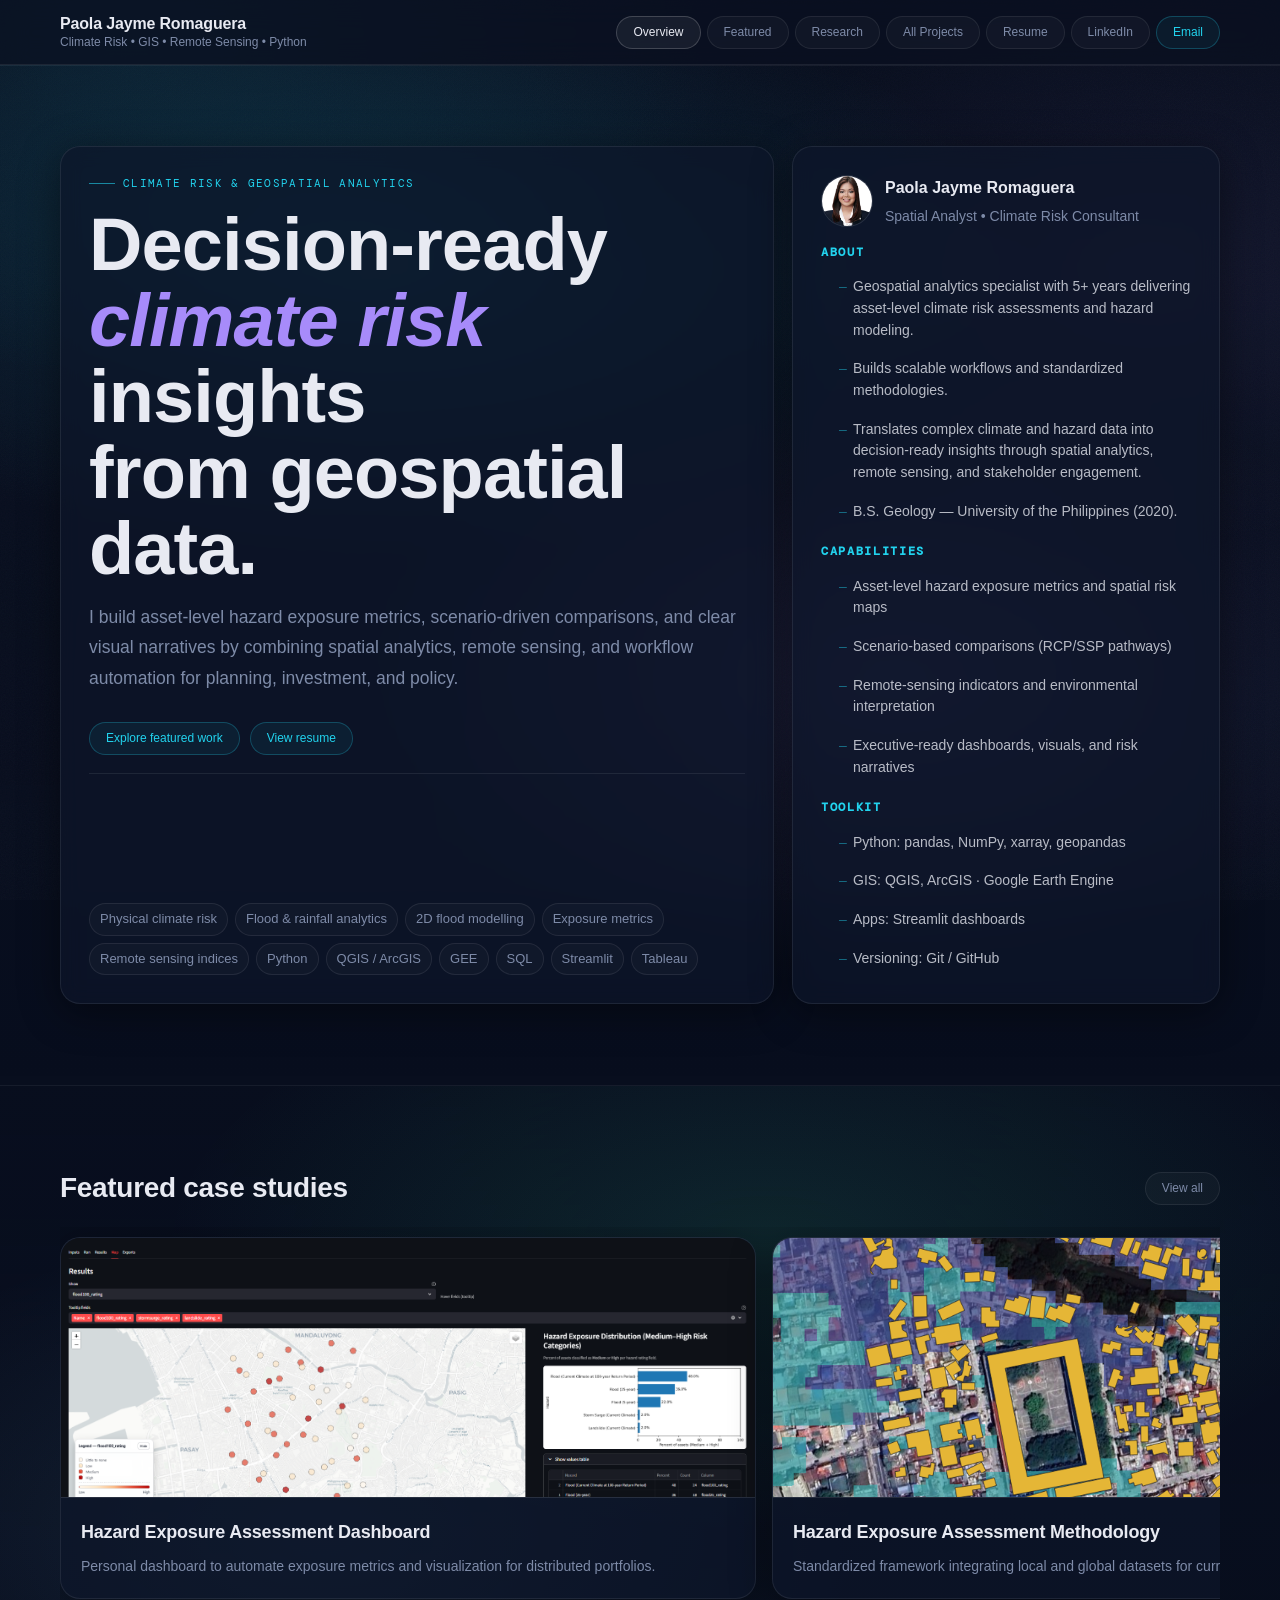
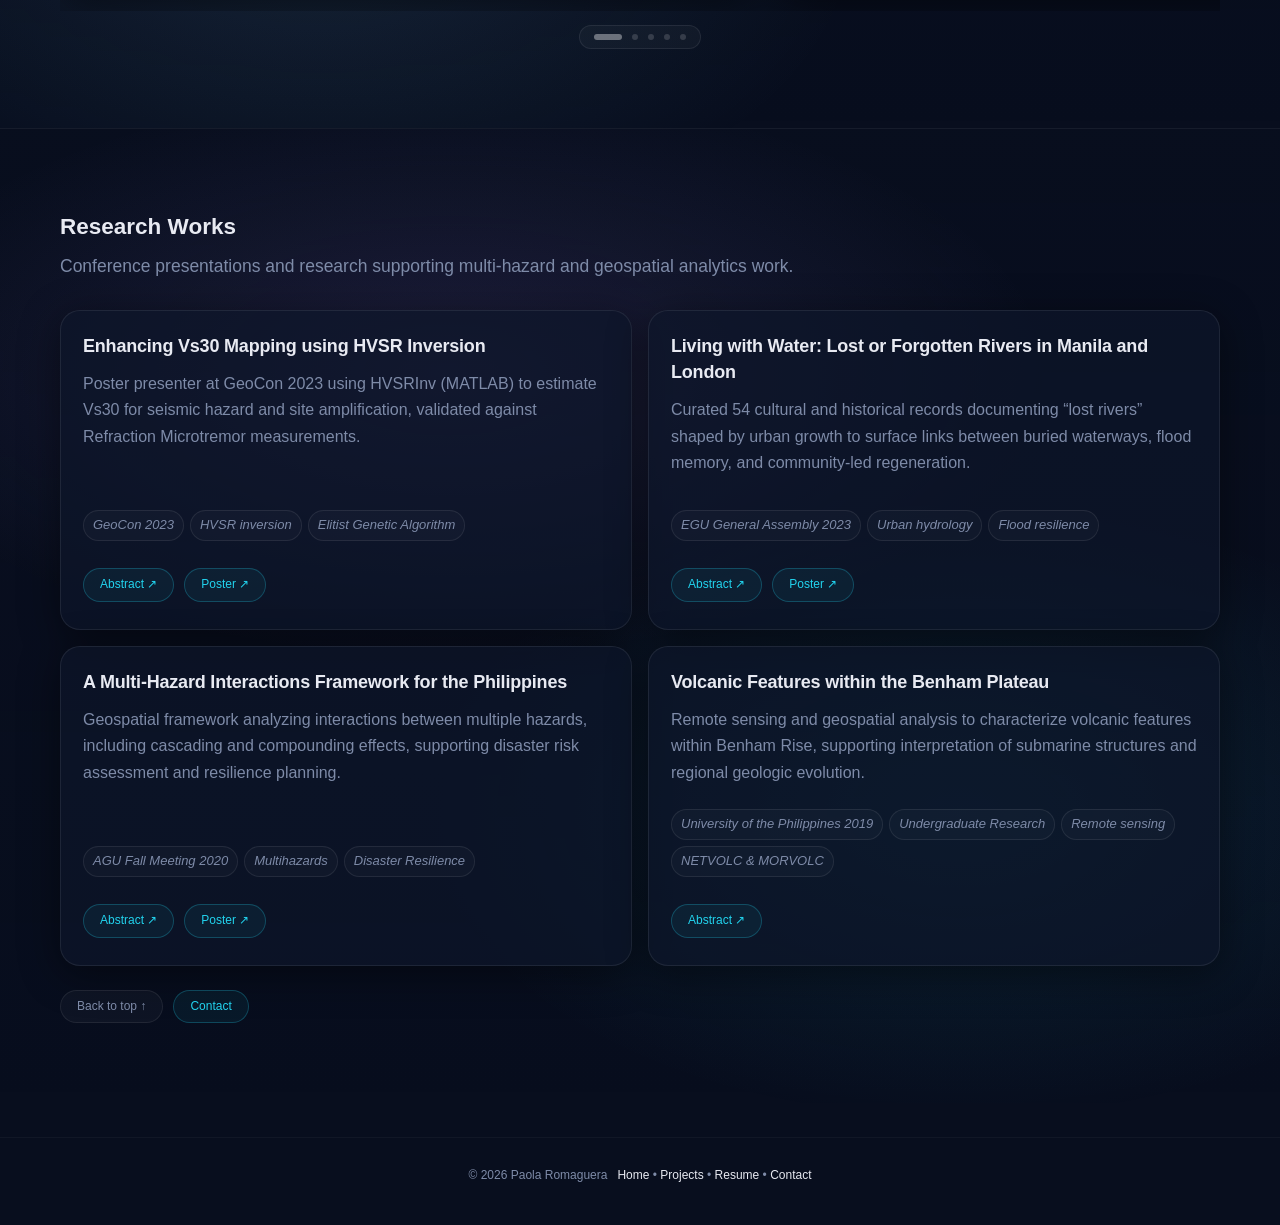
<file: index.html>
<!DOCTYPE html>
<html lang="en">
<head>
  <meta charset="utf-8" />
  <meta name="viewport" content="width=device-width,initial-scale=1" />
  <title>Paola Jayme Romaguera | Climate Risk &amp; Geospatial Analytics</title>
  <meta name="description" content="Portfolio of Paola Romaguera — climate risk modeling, GIS, remote sensing, and geospatial analytics for evidence-based decision-making." />

  <meta property="og:type" content="website" />
  <meta property="og:site_name" content="Paola Jayme Romaguera" />
  <meta property="og:title" content="Paola Jayme Romaguera | Climate Risk • GIS • Remote Sensing • Python" />
  <meta property="og:description" content="Portfolio: climate risk analytics, GIS automation, remote sensing, and multi-hazard exposure assessments." />
  <meta property="og:url" content="https://pjmromaguera.github.io/" />
  <meta property="og:image" content="https://pjmromaguera.github.io/assets/og-home.png" />
  <meta property="og:image:width" content="1200" />
  <meta property="og:image:height" content="630" />

  <link rel="stylesheet" href="style.css" />

  <link rel="preconnect" href="https://fonts.googleapis.com" />
  <link rel="preconnect" href="https://fonts.gstatic.com" crossorigin />
  <link href="https://fonts.googleapis.com/css2?family=DM+Serif+Display:ital@0;1&family=DM+Mono:wght@400;500&family=Instrument+Sans:ital,wght@0,400;0,500;0,600;1,400&display=swap" rel="stylesheet" />

  <style>
    :root{
      --bg:#080e1e;
      --surface:rgba(13,22,42,.70);
      --surface2:rgba(255,255,255,.03);
      --line:rgba(255,255,255,.08);
      --line2:rgba(255,255,255,.04);
      --text:#e8eaf2;
      --muted:#7e8ba8;
      --accent:#22d3ee;
      --accent2:#a78bfa;
      --accent3:#34d399;
      --radius:18px;
      --shadow:0 8px 40px rgba(0,0,0,.45);
    }

    *,*::before,*::after{ box-sizing:border-box; margin:0; padding:0; }

    html{
      scroll-behavior:smooth;
      background:var(--bg);
      color:var(--text);
      font-family:'Instrument Sans',sans-serif;
      font-size:15px;
      line-height:1.65;
    }

    body{
      min-height:100vh;
      background:
        radial-gradient(ellipse 1100px 600px at 10% 5%, rgba(34,211,238,.10), transparent 55%),
        radial-gradient(ellipse 800px 500px at 90% 30%, rgba(167,139,250,.09), transparent 55%),
        var(--bg);
    }

    body::before{
      content:'';
      position:fixed;
      inset:0;
      background-image:url("data:image/svg+xml,%3Csvg xmlns='http://www.w3.org/2000/svg' width='200' height='200'%3E%3Cfilter id='n'%3E%3CfeTurbulence type='fractalNoise' baseFrequency='0.75' numOctaves='4' stitchTiles='stitch'/%3E%3C/filter%3E%3Crect width='200' height='200' filter='url(%23n)' opacity='0.03'/%3E%3C/svg%3E");
      pointer-events:none;
      z-index:0;
    }

    a{ color:var(--accent); text-decoration:none; }
    a:hover{ text-decoration:underline; }

    @media (prefers-reduced-motion: reduce){
      html{ scroll-behavior:auto; }
      .reveal{ opacity:1 !important; transform:none !important; transition:none !important; }
      .hcard{ transition:none !important; }
      .hcard:hover{ transform:none !important; }
      .hcard-media img{ transition:none !important; }
      .parallax{ transform:none !important; }
    }

    .container{ position:relative; z-index:1; }
    .wide{ max-width:1200px; margin:0 auto; padding:0 20px; }
    body .container{ max-width:none; padding:0; }

    .nav{
      position:sticky;
      top:0;
      z-index:1000;
      background:rgba(11,16,32,.72);
      backdrop-filter:blur(14px);
      -webkit-backdrop-filter:blur(14px);
      border-bottom:1px solid var(--line);
      padding:14px;
      margin: 0;
    }

    .nav .wide{
      display:flex;
      align-items:center;
      justify-content:space-between;
      gap:25px;
    } 

    .brand-name{
      display:flex;
      flex-direction:column;
      line-height:1.3;
    }
    .brand-name strong{
      font-size:16px;
      font-weight:700;
      color:var(--text);
      letter-spacing:-.01em;
    }
    .brand-name span{
      font-size:12px;
      color:var(--muted);
    }

    html, body{ overflow-x: visible; }

    .nav-links{
      display:flex;
      align-items:center;
      gap:6px;
      flex-wrap:wrap;
    }

    .pill{
      display:inline-flex;
      align-items:center;
      padding:6px 16px;
      border:1px solid var(--line);
      border-radius:999px;
      font-size:12px;
      font-weight:500;
      color:var(--muted);
      background:rgba(255,255,255,.03);
      transition:color .18s, border-color .18s, background .18s;
      cursor:pointer;
      text-decoration:none;
      white-space:nowrap;
    }
    .pill:hover{
      color:var(--text);
      border-color:rgba(255,255,255,.18);
      background:rgba(255,255,255,.06);
      text-decoration:none;
    }
    .pill.primary{
      color:var(--accent);
      border-color:rgba(34,211,238,.25);
      background:rgba(34,211,238,.06);
    }
    .pill.primary:hover{
      background:rgba(34,211,238,.12);
      border-color:rgba(34,211,238,.4);
    }
    .pill[aria-current="page"]{
      color:var(--text);
      border-color:rgba(255,255,255,.18);
      background:rgba(255,255,255,.06);
    }

    .chapter{
      padding:80px 0;
      position:relative;
      background:transparent;
      border-top:1px solid rgba(255,255,255,.06);
    }
    @media (max-width:860px){
      .chapter{ padding:52px 0; }
    }

    .chapter::after{
      content:"";
      position:absolute;
      inset:0;
      background:var(--scene-bg, transparent);
      pointer-events:none;
      z-index:0;
    }
    .chapter > *{ position:relative; z-index:1; }

    #top{ --scene-bg:
      radial-gradient(1200px 520px at 30% 20%, rgba(34,211,238,.14), transparent 55%),
      radial-gradient(900px 520px at 70% 60%, rgba(167,139,250,.12), transparent 60%),
      linear-gradient(180deg, rgba(11,16,32,.22), rgba(11,16,32,0));
    }

    #featured{ --scene-bg:
      radial-gradient(1100px 520px at 60% 25%, rgba(52,211,153,.12), transparent 55%),
      radial-gradient(900px 520px at 25% 70%, rgba(125,211,252,.10), transparent 60%),
      linear-gradient(180deg, rgba(11,16,32,.18), rgba(11,16,32,0));
    }

    #research{ --scene-bg:
      radial-gradient(1100px 520px at 35% 25%, rgba(167,139,250,.13), transparent 55%),
      radial-gradient(900px 520px at 75% 70%, rgba(34,211,238,.10), transparent 60%),
      linear-gradient(180deg, rgba(11,16,32,.18), rgba(11,16,32,0));
    }

    .hero-grid{
      display:grid;
      grid-template-columns:1.25fr .75fr;
      gap:18px;
      align-items:stretch;
    }
    @media (max-width:980px){
      .hero-grid{ grid-template-columns:1fr; }
    }

    .feature{
      border:1px solid var(--line);
      border-radius:calc(var(--radius) + 2px);
      background:var(--surface);
      box-shadow:var(--shadow);
      padding:28px;
      overflow:hidden;
      display:flex;
      flex-direction:column;
      backdrop-filter:blur(10px);
      -webkit-backdrop-filter:blur(10px);
    }

    .feature-left .tags{ margin-top:auto; }
    .feature-right{ justify-content:space-between; }
/* Image container
    .header-eyebrow{
      display:inline-flex;
      align-items:center;
      gap:8px;
      font-family:'DM Mono', monospace;
      font-size:11px;
      letter-spacing:.12em;
      text-transform:uppercase;
      color:var(--accent);
      margin-bottom:14px;
      align-self:flex-start;
    }
    .header-eyebrow::before{
      content:'';
      display:inline-block;
      width:26px;
      height:1px;
      background:var(--accent);
      opacity:.6;
    }
 */
    .super{
      font-size:clamp(40px, 6vw, 74px);
      line-height:1.03;
      letter-spacing:-.9px;
      margin:0 0 14px;
    }
    .super em{ font-style:italic; color:var(--accent2); }

    .lede2{
      color:var(--muted);
      font-size:clamp(14px, 1.45vw, 17.5px);
      max-width:76ch;
      margin:0 0 18px;
      line-height:1.75;
    }

    .sep{
      border:none;
      border-top:1px solid var(--line);
      margin:20px 0;
    }

    .tags{
      display:flex;
      flex-wrap:wrap;
      gap:7px;
    }
    .tag{
      font-size:13px;
      padding:5px 10px;
      border:1px solid var(--line);
      border-radius:999px;
      color:var(--muted);
      background:rgba(255,255,255,.025);
      white-space:nowrap;
    }

    .profile{
      display:flex;
      align-items:center;
      gap:12px;
      margin-bottom:16px;
    }
    .avatar{
      width:52px;
      height:52px;
      border-radius:50%;
      overflow:hidden;
      flex-shrink:0;
      border:1.5px solid var(--line);
    }
    .avatar img{ width:100%; height:100%; object-fit:cover; display:block; }

    .profile-meta{
      display:flex;
      
      flex-direction:column;
      gap:2px;
    }
    .profile-meta strong{ font-size:16px; font-weight:600; color:var(--text); }
    .profile-meta span{ font-size:14px; color:var(--muted); }

    .quicklist{ margin-bottom:14px; }
    .quicklist:last-child{ margin-bottom:0; }
    .quicklist h3{
      font-family:'DM Mono', monospace;
      font-size:12px;
      letter-spacing:.14em;
      text-transform:uppercase;
      color:var(--accent);
      margin-bottom:8px;
    }
    .quicklist ul{
      list-style:none;
      display:flex;
      flex-direction:column;
      gap:5px;
    }
    .quicklist ul li{
      font-size:14px;
      color:rgba(232,234,242,.78);
      padding-left:14px;
      position:relative;
      line-height:1.55;
    }
    .quicklist ul li::before{
      content:'–';
      position:absolute;
      left:0;
      color:var(--accent);
      opacity:.45;
    }

    .row{
      display:flex;
      gap:10px;
      align-items:center;
      flex-wrap:wrap;
      margin-top:10px;
    }

    .reveal{
      opacity:0;
      transform:translateY(18px);
      transition:opacity .75s ease, transform .75s ease;
      will-change:opacity, transform;
    }
    .reveal.in{
      opacity:1;
      transform:translateY(0);
    }

    .parallax{ will-change:transform; transform:translateY(0px); }

    .section-head{
      display:flex;
      align-items:center;
      justify-content:space-between;
      gap:12px;
      margin-bottom:16px;
    }
    .section-head h2{
      margin:0;
   
      font-size:28px;
      letter-spacing:-.3px;
    }

    .carousel{ margin-top:4px; }

    .carousel-track{
      display:flex;
      gap:16px;
      overflow-x:auto;
      overflow-y:hidden;
      padding:10px 0 12px;
      scroll-snap-type:x mandatory;
      scroll-padding:50%;
      -webkit-overflow-scrolling:touch;
      scrollbar-width:none;
      cursor:grab;
    }
    .carousel-track:active{ cursor:grabbing; }
    .carousel-track::-webkit-scrollbar{ display:none; }

    .carousel-track .hcard{
      scroll-snap-align:center;
      flex:0 0 72%;
      max-width:720px;
    }
    @media (min-width:1100px){
      .carousel-track .hcard{ flex-basis:60%; max-width:760px; }
    }
    @media (max-width:640px){
      .carousel-track .hcard{ flex-basis:90%; max-width:none; }
    }

    .hcard{
      display:flex;
      flex-direction:column;
      border:1px solid var(--line);
      border-radius:calc(var(--radius) + 2px);
      background:var(--surface);
      box-shadow:var(--shadow);
      overflow:hidden;
      text-decoration:none;
      color:var(--text);
      transition:transform .2s ease, box-shadow .2s ease;
      backdrop-filter:blur(10px);
      -webkit-backdrop-filter:blur(10px);
    }
    .hcard:hover{
      transform:translateY(-4px);
      box-shadow:0 20px 60px rgba(0,0,0,.5);
      text-decoration:none;
    }
    .hcard-media{
      height:260px;
      border-bottom:1px solid var(--line);
      overflow:hidden;
      background:rgba(255,255,255,.03);
      flex-shrink:0;
    }
    .hcard-media img{
      width:100%;
      height:100%;
      object-fit:cover;
      display:block;
      transition:transform .4s ease;
    }
    .hcard:hover .hcard-media img{ transform:scale(1.03); }

    .hcard-body{ padding:20px; }
    .hcard-body h3{
      margin:0 0 8px;
      font-size:18px;
      letter-spacing:-.2px;
      color:var(--text);
    }
    .hcard-body p{
      margin:0;
      color:var(--muted);
      font-size:14px;
      line-height:1.65;
    }

    .carousel-indicator{
      display:flex;
      justify-content:center;
      margin-top:14px;
    }
    .indicator-track{
      display:flex;
      align-items:center;
      gap:10px;
      padding:8px 14px;
      border:1px solid var(--line);
      background:rgba(255,255,255,.03);
      border-radius:999px;
    }
    .ind-dot{
      width:6px;
      height:6px;
      border-radius:999px;
      background:rgba(255,255,255,.18);
      transition:width .22s ease, background .22s ease;
      opacity:.85;
      cursor:pointer;
    }
    .ind-dot.active{
      width:28px;
      background:rgba(255,255,255,.38);
      opacity:1;
    }

    .research-row{
      display:grid;
      grid-template-columns:repeat(2, minmax(0, 1fr));
      gap:16px;
      margin-top:28px;
    }
    @media (max-width:820px){
      .research-row{ grid-template-columns:1fr; }
    }

    .research-card{
      border:1px solid var(--line);
      border-radius:calc(var(--radius) + 2px);
      background:var(--surface);
      padding:22px;
      display:flex;
      flex-direction:column;
      gap:12px;
      transition:border-color .2s, transform .2s ease;
      backdrop-filter:blur(10px);
      -webkit-backdrop-filter:blur(10px);
    }
    .research-card:hover{
      border-color:rgba(255,255,255,.16);
      transform:translateY(-2px);
    }
    .research-card h3{
      font-size:18px;
      font-weight:600;
      line-height:1.45;
      color:var(--text);
      margin:0;
    }
    .research-card p{
      font-size:16px;
      color:var(--muted);
      line-height:1.65;
      margin:0;
      flex:1;
    }

    .kws{ display:flex; flex-wrap:wrap; gap:6px; }
    .kw{
      display:inline-flex;
      align-items:center;
      padding:4px 9px;
      border:1px solid var(--line);
      border-radius:999px;
      font-size:13px;
      color:var(--muted);
      background:rgba(255,255,255,.025);
      white-space:nowrap;
    }
    .kw em{ font-style:italic; }

    .footer{
      padding:28px 0 40px;
      border-top:1px solid var(--line2);
    }
    .footer-inner{
      display:flex;
      justify-content:space-between;
      align-items:center;
      gap:10px;
      flex-wrap:wrap;
      font-size:13px;
      color:var(--muted);
    }
    .footer-inner a{ color:var(--muted); }
    .footer-inner a:hover{ color:var(--text); }
  </style>
</head>

<body>
  <div class="container">

<header class="nav" role="navigation">
  <div class="wide" style="display:flex;align-items:center;justify-content:space-between;gap:16px;">
    <div class="brand">
      <div class="brand-name">
        <strong>Paola Jayme Romaguera</strong>
        <span>Climate Risk • GIS • Remote Sensing • Python</span>
      </div>
    </div>

    <nav class="nav-links" aria-label="Primary">
      <a class="pill" href="#top">Overview</a>
      <a class="pill" href="#featured">Featured</a>
      <a class="pill" href="#research">Research</a>
      <a class="pill" href="projects.html">All Projects</a>
      <a class="pill" href="resume.html">Resume</a>
      <a class="pill" href="https://www.linkedin.com/in/pjromaguera" target="_blank" rel="noopener">LinkedIn</a>
      <a class="pill primary" href="mailto:romaguera.pj@gmail.com">Email</a>
    </nav>
  </div>
</header>

    <main>

      <section class="chapter" id="top" aria-labelledby="overview-heading">
        <div class="wide">
          <div class="hero-grid">

            <div class="feature feature-left reveal">
              <div class="header-eyebrow">Climate Risk &amp; Geospatial Analytics</div>

              <h1 class="super" id="overview-heading">
                Decision-ready <em>climate risk</em> insights<br />
                from geospatial data.
              </h1>

              <p class="lede2">
                I build asset-level hazard exposure metrics, scenario-driven comparisons, and clear visual narratives by
                combining spatial analytics, remote sensing, and workflow automation for planning, investment, and policy.
              </p>

              <div class="row">
                <a class="pill primary" href="#featured">Explore featured work</a>
                <a class="pill primary" href="resume.html">View resume</a>
              </div>

              <hr class="sep" aria-hidden="true" />

              <div class="tags" aria-label="Skills and tools">
                <span class="tag">Physical climate risk</span>
                <span class="tag">Flood &amp; rainfall analytics</span>
                <span class="tag">2D flood modelling</span>
                <span class="tag">Exposure metrics</span>
                <span class="tag">Remote sensing indices</span>
                <span class="tag">Python</span>
                <span class="tag">QGIS / ArcGIS</span>
                <span class="tag">GEE</span>
                <span class="tag">SQL</span>
                <span class="tag">Streamlit</span>
                <span class="tag">Tableau</span>
              </div>
            </div>

 <div class="feature feature-right reveal">
            <div class="profile">
              <div class="avatar">
                <img
                  src="assets/romaguera-headshot.jpg"
                  alt="Headshot of Paola Romaguera"
                  width="52" height="52"
                  loading="eager"
                />
              </div>
              <div class="profile-meta">
                <strong>Paola Jayme Romaguera</strong>
                <span>Spatial Analyst • Climate Risk Consultant</span>
              </div>
            </div>

            <div class="quicklist">
              <h3>About</h3>
              <ul>
                <li>Geospatial analytics specialist with 5+ years delivering asset-level climate risk assessments and hazard modeling.</li>
                <li>Builds scalable workflows and standardized methodologies.</li>
                <li>Translates complex climate and hazard data into decision-ready insights through spatial analytics, remote sensing, and stakeholder engagement.</li>
                <li>B.S. Geology — University of the Philippines (2020).</li>
              </ul>
            </div>

            <div class="quicklist">
              <h3>Capabilities</h3>
              <ul>
                <li>Asset-level hazard exposure metrics and spatial risk maps</li>
                <li>Scenario-based comparisons (RCP/SSP pathways)</li>
                <li>Remote-sensing indicators and environmental interpretation</li>
                <li>Executive-ready dashboards, visuals, and risk narratives</li>
              </ul>
            </div>

            <div class="quicklist">
              <h3>Toolkit</h3>
              <ul>
                <li>Python: pandas, NumPy, xarray, geopandas</li>
                <li>GIS: QGIS, ArcGIS · Google Earth Engine</li>
                <li>Apps: Streamlit dashboards</li>
                <li>Versioning: Git / GitHub</li>
              </ul>
            </div>
          </div>

        </div>
      </div>
    </section>


      <section class="chapter" id="featured" aria-labelledby="featured-heading">
        <div class="wide">

          <div class="section-head reveal">
            <h2 id="featured-heading">Featured case studies</h2>
            <a class="pill" href="projects.html">View all</a>
          </div>

          <div class="carousel reveal" role="region" aria-roledescription="carousel" aria-label="Featured projects">
            <div class="carousel-track" id="featuredTrack" aria-live="polite">

              <a class="hcard" href="project-dashboard.html">
                <div class="hcard-media">
                  <img src="assets/app-cover.png" alt="Hazard Exposure Dashboard cover" width="720" height="260" loading="lazy" />
                </div>
                <div class="hcard-body">
                  <h3>Hazard Exposure Assessment Dashboard</h3>
                  <p>Personal dashboard to automate exposure metrics and visualization for distributed portfolios.</p>
                </div>
              </a>

              <a class="hcard" href="project-methodology.html">
                <div class="hcard-media">
                  <img src="assets/method-cover.png" alt="Methodology cover" width="720" height="260" loading="lazy" />
                </div>
                <div class="hcard-body">
                  <h3>Hazard Exposure Assessment Methodology</h3>
                  <p>Standardized framework integrating local and global datasets for current and future scenarios.</p>
                </div>
              </a>

              <a class="hcard" href="project-turbidity.html">
                <div class="hcard-media">
                  <img src="assets/turbidity.png" alt="Turbidity cover" width="720" height="260" loading="lazy" />
                </div>
                <div class="hcard-body">
                  <h3>Spatiotemporal Analysis of Monthly Rainfall Effects on River Turbidity</h3>
                  <p>Mapped turbidity patterns in GEE to identify potential siltation zones.</p>
                </div>
              </a>

              <a class="hcard" href="project-flo2d.html">
                <div class="hcard-media">
                  <img src="assets/Flood Modelling.png" alt="FLO-2D cover" width="720" height="260" loading="lazy" />
                </div>
                <div class="hcard-body">
                  <h3>2D Flood Modeling (FLO-2D)</h3>
                  <p>Hydrodynamic simulations producing flood depth and extent maps.</p>
                </div>
              </a>

              <a class="hcard" href="project-eddies.html">
                <div class="hcard-media">
                  <img src="assets/eddies.png" alt="Eddies cover" width="720" height="260" loading="lazy" />
                </div>
                <div class="hcard-body">
                  <h3>Ocean Eddy Detection</h3>
                  <p>Processed multi-year NetCDF datasets to detect mesoscale eddies and track lifecycle evolution.</p>
                </div>
              </a>

            </div>

            <div class="carousel-indicator" aria-hidden="true">
              <div class="indicator-track" id="indicatorTrack"></div>
            </div>
          </div>

        </div>
      </section>

      <section class="chapter" id="research" aria-labelledby="research-heading">
        <div class="wide">

          <div class="reveal">
            <h2 id="research-heading" style="margin:0 0 6px;">Research Works</h2>
            <p class="lede2" style="margin-bottom:0;">
              Conference presentations and research supporting multi-hazard and geospatial analytics work.
            </p>
          </div>

          <div class="research-row reveal">

            <article class="research-card">
              <h3>Enhancing Vs30 Mapping using HVSR Inversion</h3>
              <p>Poster presenter at GeoCon 2023 using HVSRInv (MATLAB) to estimate Vs30 for seismic hazard and site amplification, validated against Refraction Microtremor measurements.</p>
              <div class="kws">
                <span class="kw"><em>GeoCon 2023</em></span>
                <span class="kw"><em>HVSR inversion</em></span>
                <span class="kw"><em>Elitist Genetic Algorithm</em></span>
              </div>
              <div class="row">
                <a class="pill primary" href="https://geolsocphil.com/uploads/geocon/GeoCon%202023%20Abstract%20Volume%20-%20Posters.pdf" target="_blank" rel="noopener noreferrer">Abstract ↗</a>
                <a class="pill primary" href="assets/Geocon 2023_Poster_PJRomaguera.pdf" target="_blank" rel="noopener noreferrer">Poster ↗</a>
              </div>
            </article>

            <article class="research-card">
              <h3>Living with Water: Lost or Forgotten Rivers in Manila and London</h3>
              <p>Curated 54 cultural and historical records documenting “lost rivers” shaped by urban growth to surface links between buried waterways, flood memory, and community-led regeneration.</p>
              <div class="kws">
                <span class="kw"><em>EGU General Assembly 2023</em></span>
                <span class="kw"><em>Urban hydrology</em></span>
                <span class="kw"><em>Flood resilience</em></span>
              </div>
              <div class="row">
                <a class="pill primary" href="https://www.researchgate.net/publication/370203296_Living_with_water_Lost_or_Forgotten_Rivers_and_Waterbodies_in_Manila_and_London" target="_blank" rel="noopener noreferrer">Abstract ↗</a>
                <a class="pill primary" href="assets/LivingwithwaterLostorForgottenRiversandWaterbodiesinManilaandLondon.jpg" target="_blank" rel="noopener noreferrer">Poster ↗</a>
              </div>
            </article>

            <article class="research-card">
              <h3>A Multi-Hazard Interactions Framework for the Philippines</h3>
              <p>Geospatial framework analyzing interactions between multiple hazards, including cascading and compounding effects, supporting disaster risk assessment and resilience planning.</p>
              <div class="kws">
                <span class="kw"><em>AGU Fall Meeting 2020</em></span>
                <span class="kw"><em>Multihazards</em></span>
                <span class="kw"><em>Disaster Resilience</em></span>
              </div>
              <div class="row">
                <a class="pill primary" href="https://ui.adsabs.harvard.edu/abs/2020AGUFMNH0220002Y/abstract" target="_blank" rel="noopener noreferrer">Abstract ↗</a>
                <a class="pill primary" href="https://agu2020fallmeeting-agu.ipostersessions.com/default.aspx?s=BD-3E-22-DD-3F-89-6A-3C-60-9F-6B-02-8A-EE-24-DF" target="_blank" rel="noopener noreferrer">Poster ↗</a>
              </div>
            </article>

            <article class="research-card">
              <h3>Volcanic Features within the Benham Plateau</h3>
              <p>Remote sensing and geospatial analysis to characterize volcanic features within Benham Rise, supporting interpretation of submarine structures and regional geologic evolution.</p>
              <div class="kws">
                <span class="kw"><em>University of the Philippines 2019</em></span>
                <span class="kw"><em>Undergraduate Research</em></span>
                <span class="kw"><em>Remote sensing</em></span>
                <span class="kw"><em>NETVOLC &amp; MORVOLC</em></span>
              </div>
              <div class="row">
                <a class="pill primary" href="https://www.researchgate.net/publication/354760064_Characterization_of_Volcanic_Features_Within_Benham_Plateau_and_its_Implications_on_the_Evolution_of_the_Benham_Rise" target="_blank" rel="noopener noreferrer">Abstract ↗</a>
              </div>
            </article>



          </div>

          <div class="row reveal" style="margin-top:24px;">
            <a class="pill" href="#top">Back to top ↑</a>
            <a class="pill primary" href="mailto:romaguera.pj@gmail.com">Contact</a>
          </div>

        </div>
      </section>

    </main>

    <footer class="footer">
      <div class="wide" style="display:flex;justify-content:space-between;gap:10px;flex-wrap:wrap;">
        <span>© <span id="y"></span> Paola Romaguera</span>
        <span>
          <a href="index.html">Home</a> •
          <a href="projects.html">Projects</a> •
          <a href="resume.html">Resume</a> •
          <a href="mailto:romaguera.pj@gmail.com">Contact</a>
        </span>
      </div>
    </footer>

  </div>
  

  <script>

    
    document.getElementById('y').textContent = new Date().getFullYear();

    const revealIO = new IntersectionObserver((entries) => {
      entries.forEach(e => {
        if (e.isIntersecting) {
          e.target.classList.add('in');
          revealIO.unobserve(e.target);
        }
      });
    }, { threshold: 0.10, rootMargin: '0px 0px -8% 0px' });
    document.querySelectorAll('.reveal').forEach(el => revealIO.observe(el));

    const parallaxEls = document.querySelectorAll('[data-parallax]');
    function onScroll(){
      const y = window.scrollY || window.pageYOffset;
      parallaxEls.forEach(el => {
        const spd = parseFloat(el.getAttribute('data-parallax') || '0.12');
        el.style.transform = `translateY(${y * spd * 0.15}px)`;
      });
    }
    window.addEventListener('scroll', onScroll, { passive: true });
    onScroll();


    (function(){
      const track = document.getElementById('featuredTrack');
      const ind   = document.getElementById('indicatorTrack');
      if (!track || !ind) return;

      const cards = Array.from(track.querySelectorAll('.hcard'));
      if (!cards.length) return;

      ind.innerHTML = '';
      const dots = cards.map((_, i) => {
        const d = document.createElement('span');
        d.className = 'ind-dot' + (i === 0 ? ' active' : '');
        d.setAttribute('role','button');
        d.setAttribute('tabindex','0');
        d.setAttribute('aria-label', `Go to item ${i+1}`);

        const go = () => cards[i].scrollIntoView({ behavior:'smooth', inline:'center', block:'nearest' });
        d.addEventListener('click', go);
        d.addEventListener('keydown', (e) => {
          if (e.key === 'Enter' || e.key === ' ') { e.preventDefault(); go(); }
        });

        ind.appendChild(d);
        return d;
      });

      function updateActive(){
        const center = track.scrollLeft + track.clientWidth / 2;
        let bestIdx = 0, bestDist = Infinity;
        cards.forEach((card, i) => {
          const dist = Math.abs((card.offsetLeft + card.clientWidth / 2) - center);
          if (dist < bestDist) { bestDist = dist; bestIdx = i; }
        });
        dots.forEach((d, i) => d.classList.toggle('active', i === bestIdx));
      }

      let ticking = false;
      track.addEventListener('scroll', () => {
        if (!ticking){
          requestAnimationFrame(() => { updateActive(); ticking = false; });
          ticking = true;
        }
      }, { passive:true });

      let isHovered = false;
      track.addEventListener('mouseenter', () => { isHovered = true; });
      track.addEventListener('mouseleave', () => { isHovered = false; });

      track.addEventListener('wheel', (e) => {
        if (!isHovered) return;
        if (Math.abs(e.deltaY) > Math.abs(e.deltaX)) {
          e.preventDefault();
          track.scrollLeft += e.deltaY;
        }
      }, { passive:false });

      let isDragging = false, startX = 0, startScroll = 0;
      track.addEventListener('mousedown', (e) => {
        isDragging = true;
        startX = e.pageX - track.offsetLeft;
        startScroll = track.scrollLeft;
        track.style.userSelect = 'none';
      });
      track.addEventListener('mousemove', (e) => {
        if (!isDragging) return;
        track.scrollLeft = startScroll - (e.pageX - track.offsetLeft - startX);
      });
      const endDrag = () => { isDragging = false; track.style.userSelect = ''; };
      track.addEventListener('mouseup', endDrag);
      track.addEventListener('mouseleave', endDrag);

      window.addEventListener('load',   () => setTimeout(updateActive, 60));
      window.addEventListener('resize', () => setTimeout(updateActive, 60));
    })();


    
  </script>
<script>
window.addEventListener("DOMContentLoaded", () => {

  const chapters = document.querySelectorAll(".chapter[id]");
  const navLinks = document.querySelectorAll(".nav-links a.pill[href^='#']");

  if (!chapters.length || !navLinks.length) return;

  function setActive(id){
    navLinks.forEach(link=>{
      if(link.getAttribute("href")==="#"+id){
        link.setAttribute("aria-current","page");
      }else{
        link.removeAttribute("aria-current");
      }
    });
  }

  function updateActive(){
    const mid = window.innerHeight * 0.45;

    let best = null;
    let bestDist = Infinity;

    chapters.forEach(ch=>{
      const rect = ch.getBoundingClientRect();
      const center = rect.top + rect.height/2;
      const dist = Math.abs(center - mid);

      if(dist < bestDist){
        bestDist = dist;
        best = ch;
      }
    });

    if(best) setActive(best.id);
  }

  let ticking=false;

  window.addEventListener("scroll",()=>{
    if(!ticking){
      requestAnimationFrame(()=>{
        updateActive();
        ticking=false;
      });
      ticking=true;
    }
  },{passive:true});

  updateActive();

});
</script>
</body>
</html>
</file>
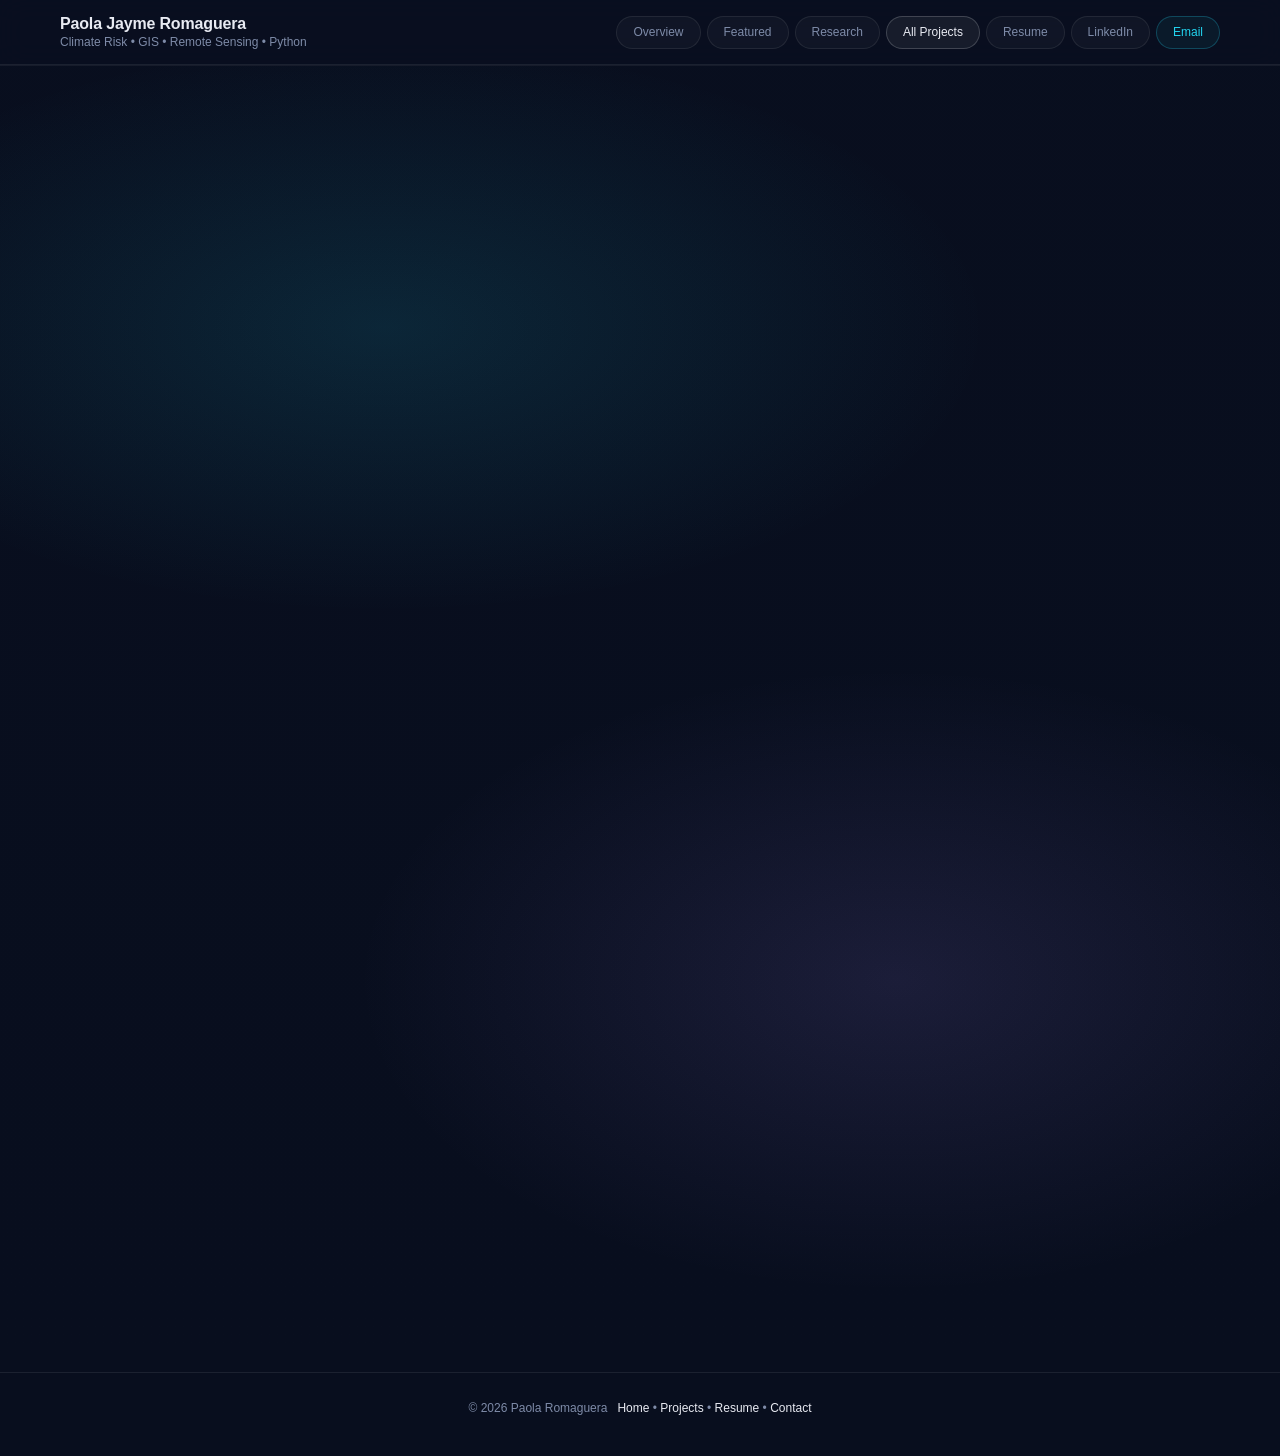
<file: projects.html>
<!DOCTYPE html>
<html lang="en">
<head>

  <meta charset="utf-8" />
  <meta name="viewport" content="width=device-width,initial-scale=1" />
  <title>Projects | Paola Jayme Romaguera</title>
  <meta name="description" content="Selected projects in climate risk, GIS, remote sensing, and geospatial analytics." />

  <meta property="og:type" content="website" />
  <meta property="og:site_name" content="Paola Jayme Romaguera" />
  <meta property="og:title" content="Projects | Paola Jayme Romaguera" />
  <meta property="og:description" content="Selected projects in climate risk, GIS, remote sensing, and geospatial analytics." />
  <meta property="og:url" content="https://pjmromaguera.github.io/projects.html" />
  <meta property="og:image" content="https://pjmromaguera.github.io/assets/og-home.png" />
  <meta property="og:image:width" content="1200" />
  <meta property="og:image:height" content="630" />

  <link rel="stylesheet" href="style.css" />

  <style>
    html{ scroll-behavior:smooth; }

    .wide{ max-width:1200px; margin:0 auto; padding:0 20px; }
    body .container{ max-width:none; padding:0; }

    .nav{
      position: sticky;
      top: 0;
      z-index: 1000;
      background: rgba(11,16,32,0.72);
      backdrop-filter: blur(14px);
      -webkit-backdrop-filter: blur(14px);
      border-bottom: 1px solid var(--line);
      padding: 14px 0;
      margin: 0;
    }

    .nav .wide{
      display:flex;
      align-items:center;
      justify-content:space-between;
      gap:25px;
    } 

    .brand-name{
      display:flex;
      flex-direction:column;
      line-height:1.3;
    }
    .brand-name strong{
      font-size:16px;
      font-weight:700;
      color:var(--text);
      letter-spacing:-.01em;
    }
    .brand-name span{
      font-size:12px;
      color:var(--muted);
    }

    .pill{
      display:inline-flex;
      align-items:center;
      padding:6px 16px;
      border:1px solid var(--line);
      border-radius:999px;
      font-size:12px;
      font-weight:500;
      color:var(--muted);
      background:rgba(255,255,255,.03);
      transition:color .18s, border-color .18s, background .18s;
      cursor:pointer;
      text-decoration:none;
      white-space:nowrap;
    }

    .chapter{
      padding: 80px 0;
      position: relative;
      border-top: 1px solid rgba(255,255,255,.06);
    }
    @media (max-width: 860px){
      .chapter{ padding: 52px 0; }
    }

    .chapter::after{
      content:"";
      position:absolute;
      inset:0;
      background: var(--scene-bg, transparent);
      pointer-events:none;
      z-index:0;
    }
    .chapter > *{ position:relative; z-index:1; }

    #projectsTop{ --scene-bg:
      radial-gradient(1100px 520px at 30% 20%, rgba(34,211,238,.12), transparent 55%),
      radial-gradient(900px 520px at 70% 70%, rgba(167,139,250,.12), transparent 60%),
      linear-gradient(180deg, rgba(11,16,32,.20), rgba(11,16,32,0));
    }

    .page-head{
      display:flex;
      align-items:flex-end;
      justify-content:space-between;
      gap: 16px;
      flex-wrap: wrap;
      margin-bottom: 18px;
    }

    .header-eyebrow{
      display:inline-flex;
      align-items:center;
      gap:8px;
      font-family:'DM Mono', monospace;
      font-size:12px;
      letter-spacing:.12em;
      text-transform:uppercase;
      color:var(--accent);
      margin-bottom:14px;
      align-self:flex-start;
    }
    .header-eyebrow::before{
      content:'';
      display:inline-block;
      width:26px;
      height:1px;
      background:var(--accent);
      opacity:.6;
    }

    .super{
      font-size: clamp(36px, 5.5vw, 64px);
      line-height: 1.07;
      letter-spacing: -0.7px;
      margin: 0 0 10px;
    }
    .lede2{
      color: var(--muted);
      font-size: clamp(15px, 1.4vw, 18px);
      max-width: 78ch;
      margin: 0;
    }

    .row{
      display:flex;
      gap:10px;
      align-items:center;
      flex-wrap:wrap;
      margin-top:10px;
    }

    .reveal{
      opacity: 0;
      transform: translateY(18px);
      transition: opacity .8s ease, transform .8s ease;
      will-change: opacity, transform;
    }
    .reveal.in{
      opacity: 1;
      transform: translateY(0);
    }

    .projects-grid{
      display:grid;
      grid-template-columns: repeat(12, 1fr);
      gap: 14px;
    }
    @media (max-width: 980px){
      .projects-grid{ grid-template-columns: repeat(6, 1fr); }
    }
    @media (max-width: 640px){
      .projects-grid{ grid-template-columns: 1fr; }
    }

    .projects-grid a.project{ grid-column: span 4; }
    @media (max-width: 980px){
      .projects-grid a.project{ grid-column: span 3; }
    }
    @media (max-width: 640px){
      .projects-grid a.project{ grid-column: auto; }
    }

    .project{
      display:flex;
      flex-direction: column;
      border: 1px solid var(--line);
      border-radius: calc(var(--radius) + 6px);
      background: rgba(15,26,43,.55);
      box-shadow: var(--shadow);
      overflow: hidden;
      text-decoration: none;
      color: var(--text);
      transition: transform .18s ease, box-shadow .18s ease;
      min-height: 100%;
    }
    .project:hover{
      transform: translateY(-3px);
      box-shadow: 0 18px 60px rgba(0,0,0,.45);
      text-decoration: none;
    }

    .project .cover{
      height: 210px;
      border-bottom: 1px solid var(--line);
      overflow: hidden;
      background: rgba(255,255,255,.03);
    }
    .project .cover img{
      width:100%;
      height:100%;
      object-fit: cover;
      display:block;
    }

    .project .content{
      padding: 18px;
      display:flex;
      flex-direction: column;
      gap: 10px;
      height: 100%;
    }
    .project h3{
      margin: 0;
      font-size: 18px;
      letter-spacing: -.2px;
    }
    .project p{
      margin: 0;
      color: var(--muted);
      font-size: 14px;
      line-height: 1.65;
    }

    .project .meta{
      display:flex;
      gap:8px;
      flex-wrap:wrap;
      margin-top:auto;
    }
    .project .meta .chip{
      padding: 6px 10px;
      border: 1px solid var(--line);
      border-radius: 999px;
      background: rgba(255,255,255,.03);
      color: var(--muted);
      font-size: 12px;
      white-space: nowrap;
    }

    .project .cta{
      display:flex;
      justify-content: space-between;
      align-items:center;
      border-top: 1px solid var(--line2);
      padding-top: 12px;
      margin-top: 8px;
      color: rgba(232,234,242,.72);
    }
    .project .cta .small{ font-size: 13px; }

    .footer{ margin: 0; padding: 26px 0 38px; }
  </style>
</head>

<body>
  <div class="container">

<header class="nav" role="navigation">
  <div class="wide" style="display:flex;align-items:center;justify-content:space-between;gap:16px;">
    <div class="brand">
      <div class="brand-name">
        <strong>Paola Jayme Romaguera</strong>
        <span>Climate Risk • GIS • Remote Sensing • Python</span>
      </div>
    </div>

    <nav class="nav-links" aria-label="Primary">
      <a class="pill" href="index.html#top">Overview</a>
      <a class="pill" href="index.html#featured">Featured</a>
      <a class="pill" href="index.html#research">Research</a>
      <a class="pill" href="projects.html">All Projects</a>
      <a class="pill" href="resume.html">Resume</a>
      <a class="pill" href="https://www.linkedin.com/in/pjromaguera" target="_blank" rel="noopener">LinkedIn</a>
      <a class="pill primary" href="mailto:romaguera.pj@gmail.com">Email</a>
    </nav>
  </div>
</header>

    <main>
      <section class="chapter" id="projectsTop">
        <div class="wide">

          <div class="page-head reveal">
            <div>
              <div class="header-eyebrow">Selected works</div>
              <h1 class="super">Projects &amp; Case Studies</h1>
              <p class="lede2">
                Case studies highlighting climate risk modeling, geospatial analytics, and remote sensing workflows—focused on methodology, outputs, and decision-ready insights.
              </p>
            </div>

            <div class="row">
              <a class="pill primary" href="mailto:romaguera.pj@gmail.com">Contact</a>
            </div>
          </div>

          <hr class="sep reveal" />

          <div class="projects-grid">

            <a class="project reveal" href="project-dashboard.html">
              <div class="cover">
                <img src="assets/app-cover.png" alt="Hazard Exposure Dashboard cover" loading="lazy">
              </div>
              <div class="content">
                <h3>Hazard Exposure Assessment Dashboard</h3>
                <p>Personal geospatial dashboard to automate hazard exposure metrics and visualization for large asset portfolios.</p>
                <div class="meta">
                  <span class="chip">Dashboard</span>
                  <span class="chip">GIS</span>
                  <span class="chip">Exposure analysis</span>
                </div>
                <div class="cta">
                  <span class="small">Project details</span>
                  <span class="small">→</span>
                </div>
              </div>
            </a>

            <a class="project reveal" href="project-methodology.html">
              <div class="cover">
                <img src="assets/method-cover.png" alt="Hazard exposure methodology cover" loading="lazy">
              </div>
              <div class="content">
                <h3>Climate Hazard Exposure Assessment Methodology</h3>
                <p>Standardized framework integrating local and global datasets to assess exposure under current and future climate scenarios.</p>
                <div class="meta">
                  <span class="chip">Climate risk</span>
                  <span class="chip">Methodology</span>
                  <span class="chip">Spatial analysis</span>
                </div>
                <div class="cta">
                  <span class="small">Project details</span>
                  <span class="small">→</span>
                </div>
              </div>
            </a>

            <a class="project reveal" href="project-turbidity.html">
              <div class="cover">
                <img src="assets/turbidity.png" alt="River turbidity map cover" loading="lazy">
              </div>
              <div class="content">
                <h3>Spatiotemporal Analysis of Monthly Rainfall Effects on River Turbidity</h3>
                <p>Utilized Google Earth Engine, satellite imagery, and rainfall data to analyze spatiotemporal patterns of river turbidity and identify areas with potential siltation risk.</p>
                <div class="meta">
                  <span class="chip">Remote sensing</span>
                  <span class="chip">GEE</span>
                  <span class="chip">Satellite data</span>
                </div>
                <div class="cta">
                  <span class="small">Project details</span>
                  <span class="small">→</span>
                </div>
              </div>
            </a>

            <a class="project reveal" href="project-flo2d.html">
              <div class="cover">
                <img src="assets/Flood Modelling.png" alt="2D flood modeling output cover" loading="lazy">
              </div>
              <div class="content">
                <h3>2D Flood Modeling (FLO-2D)</h3>
                <p>Hydrodynamic simulations generating flood depth and extent maps to support hazard interpretation and planning.</p>
                <div class="meta">
                  <span class="chip">Flood modeling</span>
                  <span class="chip">FLO-2D</span>
                  <span class="chip">GIS</span>
                </div>
                <div class="cta">
                  <span class="small">Project details</span>
                  <span class="small">→</span>
                </div>
              </div>
            </a>

            <a class="project reveal" href="project-eddies.html">
              <div class="cover">
                <img src="assets/eddies.png" alt="Ocean eddy detection cover" loading="lazy">
              </div>
              <div class="content">
                <h3>Ocean Eddy Detection</h3>
                <p>Processed multi-year NetCDF datasets in Python to detect mesoscale eddies and track lifecycle evolution.</p>
                <div class="meta">
                  <span class="chip">Python</span>
                  <span class="chip">NetCDF</span>
                  <span class="chip">Feature tracking</span>
                </div>
                <div class="cta">
                  <span class="small">Project details</span>
                  <span class="small">→</span>
                </div>
              </div>
            </a>

          </div>
        </div>
      </section>
    </main>

    <footer class="footer">
      <div class="wide" style="display:flex;justify-content:space-between;gap:10px;flex-wrap:wrap;">
        <span>© <span id="y"></span> Paola Romaguera</span>
        <span>
          <a href="index.html">Home</a> •
          <a href="projects.html">Projects</a> •
          <a href="resume.html">Resume</a> •
          <a href="mailto:romaguera.pj@gmail.com">Contact</a>
        </span>
      </div>
    </footer>

  </div>

  <script>
    document.getElementById("y").textContent = new Date().getFullYear();

    const revealEls = document.querySelectorAll('.reveal');
    const io = new IntersectionObserver((entries) => {
      entries.forEach(e => {
        if (e.isIntersecting) e.target.classList.add('in');
        else e.target.classList.remove('in');
      });
    }, { threshold: 0.14, rootMargin: "0px 0px -10% 0px" });
    revealEls.forEach(el => io.observe(el));
  </script>
  <script>
    const currentPage = location.pathname.split("/").pop();

document.querySelectorAll(".nav-links a.pill").forEach(link=>{
  const href = link.getAttribute("href");

  if(href === currentPage){
    link.setAttribute("aria-current","page");
  }
});
  </script>
</body>
</html>
</file>
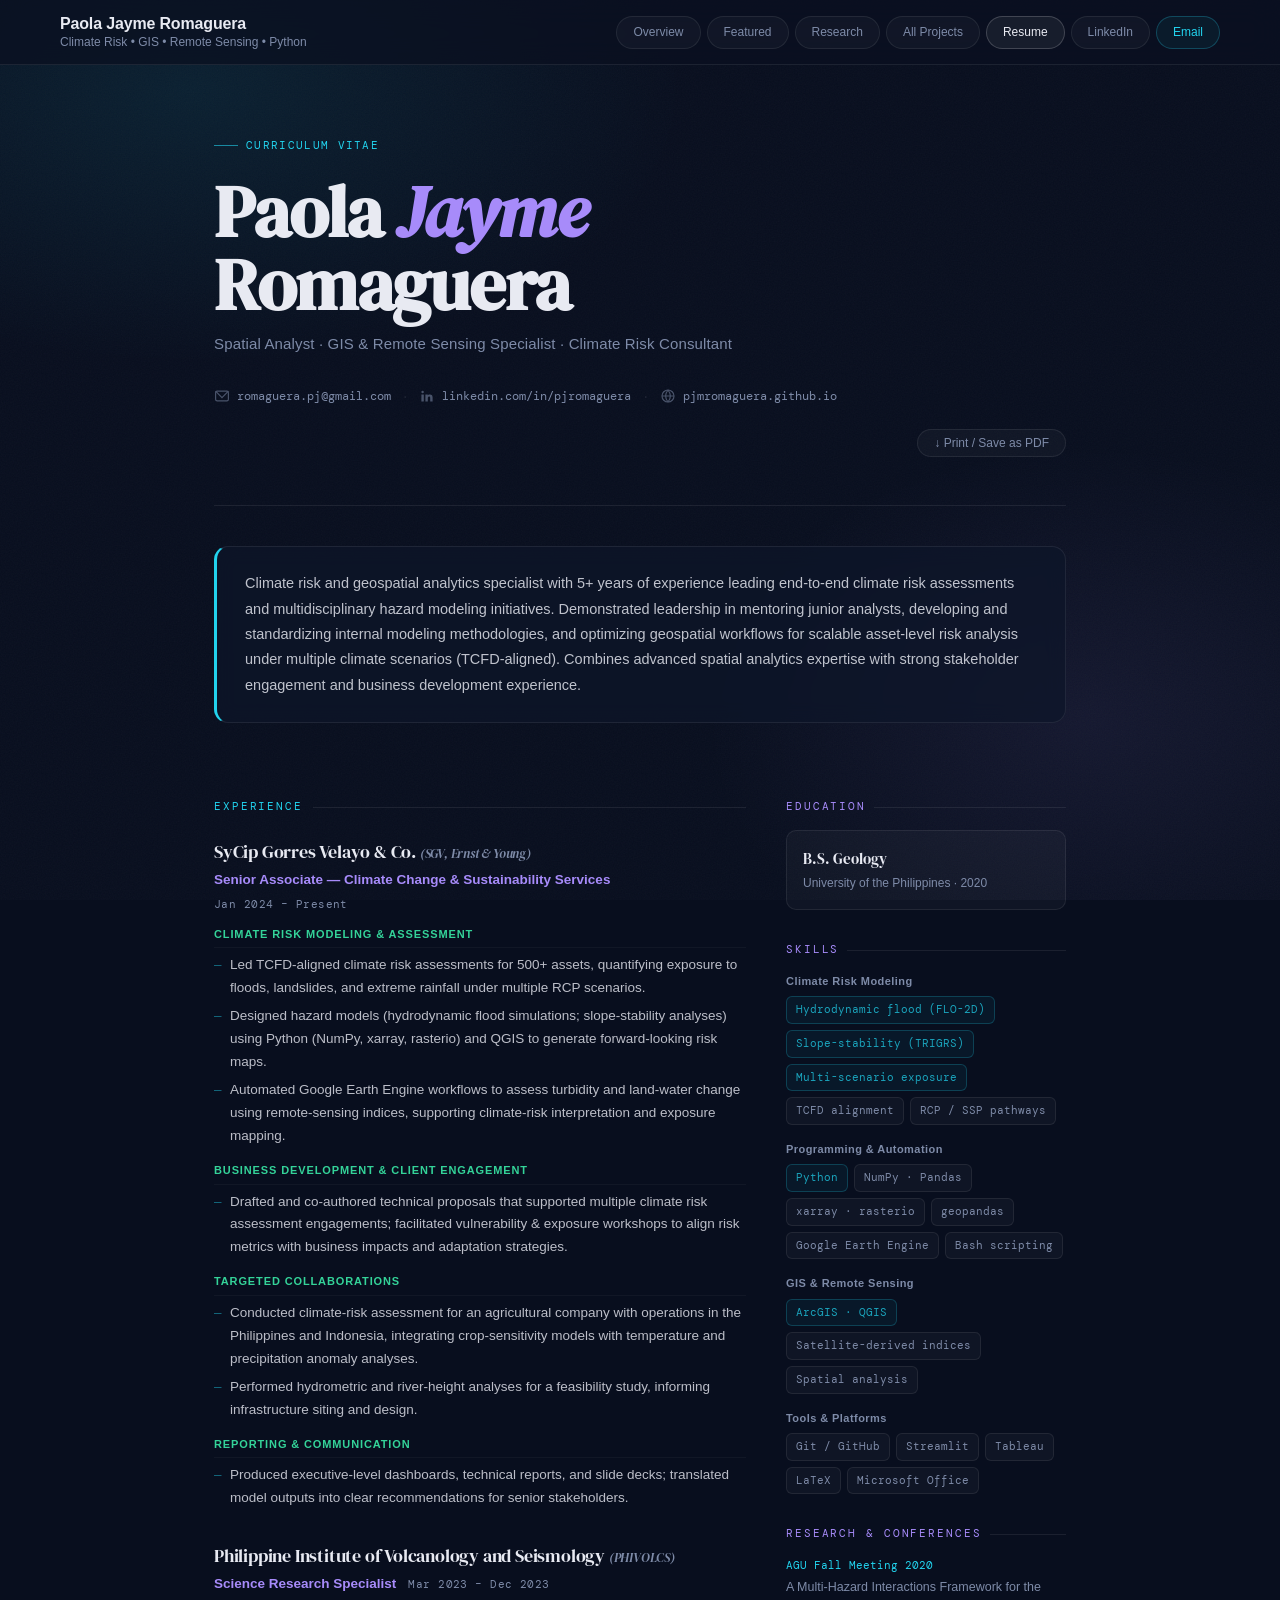
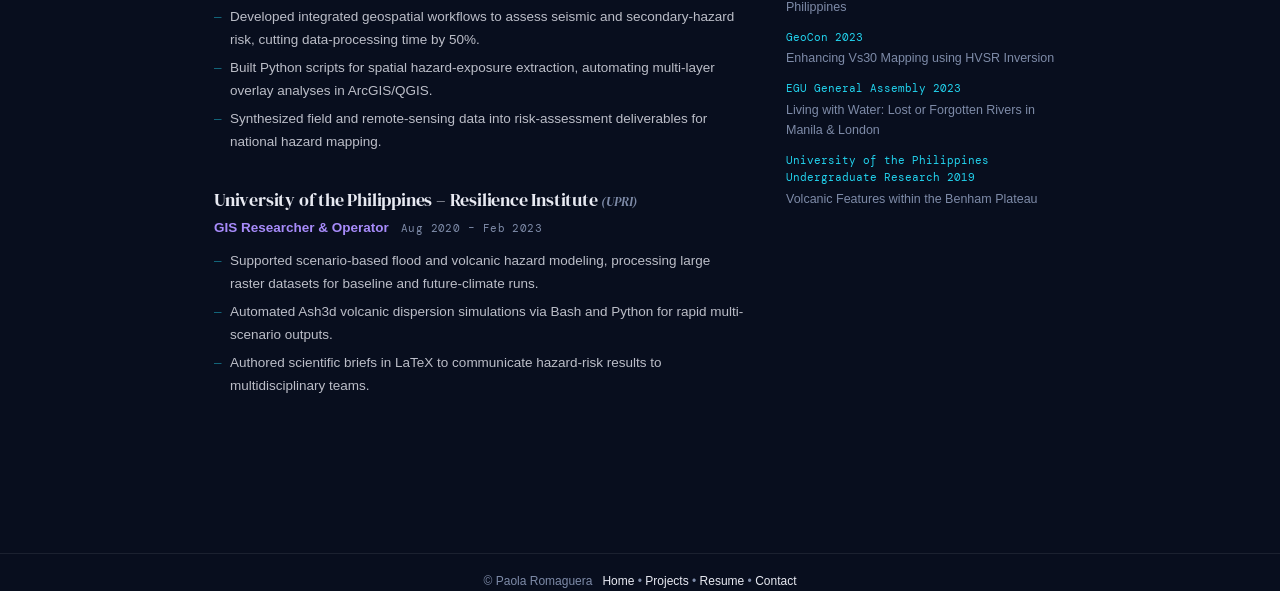
<file: resume.html>
<!DOCTYPE html>
<html lang="en">
<head>
  <meta charset="utf-8" />
  <meta name="viewport" content="width=device-width,initial-scale=1" />
  <title>Resume — Paola Jayme Romaguera</title>
  <meta name="description" content="Resume of Paola Jayme Romaguera — Climate Risk, GIS, Remote Sensing, and Geospatial Analytics." />

  <meta property="og:type" content="website" />
  <meta property="og:site_name" content="Paola Jayme Romaguera" />
  <meta property="og:title" content="Resume — Paola Jayme Romaguera" />
  <meta property="og:description" content="Climate risk, GIS, remote sensing, and geospatial analytics." />
  <meta property="og:url" content="https://pjmromaguera.github.io/resume.html" />
  <meta property="og:image" content="https://pjmromaguera.github.io/assets/og-home.png" />
  <meta property="og:image:width" content="1200" />
  <meta property="og:image:height" content="630" />

  <link rel="stylesheet" href="style.css" />

  <link rel="preconnect" href="https://fonts.googleapis.com" />
  <link rel="preconnect" href="https://fonts.gstatic.com" crossorigin />
  <link href="https://fonts.googleapis.com/css2?family=DM+Serif+Display:ital@0;1&family=DM+Mono:wght@400;500&family=Instrument+Sans:ital,wght@0,400;0,500;0,600;1,400&display=swap" rel="stylesheet" />

  <style>
    :root{
      --bg:#080e1e;
      --surface:rgba(13,22,42,.70);
      --surface2:rgba(255,255,255,.03);
      --line:rgba(255,255,255,.08);
      --line2:rgba(255,255,255,.04);
      --text:#e8eaf2;
      --muted:#7e8ba8;
      --accent:#22d3ee;
      --accent2:#a78bfa;
      --accent3:#34d399;
      --radius:14px;
      --shadow:0 8px 40px rgba(0,0,0,.45);
    }

    *,*::before,*::after{ box-sizing:border-box; margin:0; padding:0; }

    html{
      scroll-behavior:smooth;
      background:var(--bg);
      color:var(--text);
      font-family:'Instrument Sans',sans-serif;
      font-size:15px;
      line-height:1.65;
    }

    @media (prefers-reduced-motion: reduce){
      html{ scroll-behavior:auto; }
      .fade-in,.slide-up{ animation:none !important; opacity:1 !important; transform:none !important; }
    }

    a{ color:var(--accent); text-decoration:none; }
    a:hover{ text-decoration:underline; }

    body{
      min-height:100vh;
      background:
        radial-gradient(ellipse 900px 500px at 15% 10%, rgba(34,211,238,.09), transparent 55%),
        radial-gradient(ellipse 700px 500px at 85% 80%, rgba(167,139,250,.08), transparent 55%),
        var(--bg);
    }

    body::before{
      content:'';
      position:fixed;
      inset:0;
      background-image:url("data:image/svg+xml,%3Csvg xmlns='http://www.w3.org/2000/svg' width='200' height='200'%3E%3Cfilter id='n'%3E%3CfeTurbulence type='fractalNoise' baseFrequency='0.75' numOctaves='4' stitchTiles='stitch'/%3E%3C/filter%3E%3Crect width='200' height='200' filter='url(%23n)' opacity='0.035'/%3E%3C/svg%3E");
      pointer-events:none;
      z-index:0;
    }

    .page-wrap{
      position:relative;
      z-index:1;
      max-width:900px;
      margin:0 auto;
      padding:0 24px 80px;
    }

    /* Nav matches index.html */
    .wide{ max-width:1200px; margin:0 auto; padding:0 20px; }

    .nav{
      position:sticky;
      top:0;
      z-index:1000;
      background:rgba(11,16,32,0.72);
      backdrop-filter:blur(14px);
      -webkit-backdrop-filter:blur(14px);
      border-bottom:1px solid var(--line);
      padding:14px 0;
      margin:0;
    }
	
	    .nav .wide {
      display: flex;
      align-items: center;
      justify-content: space-between;
      gap: 25px;
    }



    .brand-name{
      display:flex;
      flex-direction:column;
      line-height:1.3;
    }
    .brand-name strong{
      font-size:16px;
      font-weight:700;
      color:var(--text);
      letter-spacing:-.01em;
    }
    .brand-name span {
      font-size: 12px;
      color: var(--muted);
    }
	
	html, body{ overflow-x: visible; }

    .nav-links{
      display:flex;
      gap:6px;
      flex-wrap:wrap;
      align-items:center;
    }

    .pill{
      display:inline-flex;
      align-items:center;
      padding:6px 16px;
      border:1px solid var(--line);
      border-radius:999px;
      font-size:12px;
      font-weight:500;
      color:var(--muted);
      background:rgba(255,255,255,.03);
      transition:color .18s, border-color .18s, background .18s;
      text-decoration:none;
    }
    .pill:hover{
      color:var(--text);
      border-color:rgba(255,255,255,.18);
      background:rgba(255,255,255,.06);
      text-decoration:none;
    }
    .pill.primary{
      color:var(--accent);
      border-color:rgba(34,211,238,.25);
      background:rgba(34,211,238,.06);
    }
    .pill.primary:hover{
      background:rgba(34,211,238,.12);
      border-color:rgba(34,211,238,.4);
    }
    .pill[aria-current="page"]{
      color:var(--text);
      border-color:rgba(255,255,255,.18);
      background:rgba(255,255,255,.06);
    }

    .resume-header{
      padding:64px 0 48px;
      border-bottom:1px solid var(--line);
    }

    .header-eyebrow{
      display:inline-flex;
      align-items:center;
      gap:8px;
      font-family:'DM Mono', monospace;
      font-size:11px;
      letter-spacing:.12em;
      text-transform:uppercase;
      color:var(--accent);
      margin-bottom:20px;
    }
    .header-eyebrow::before{
      content:'';
      display:inline-block;
      width:24px;
      height:1px;
      background:var(--accent);
      opacity:.6;
    }

    .resume-name{
      font-family:'DM Serif Display', serif;
      font-size:clamp(42px, 7vw, 72px);
      line-height:1.02;
      letter-spacing:-1px;
      color:var(--text);
      margin-bottom:10px;
    }
    .resume-name em{ font-style:italic; color:var(--accent2); }

    .resume-title{
      font-size:15px;
      color:var(--muted);
      margin-bottom:28px;
      letter-spacing:.01em;
    }

    .contact-row{
      display:flex;
      flex-wrap:wrap;
      gap:12px;
      align-items:center;
    }

    .contact-item{
      display:inline-flex;
      align-items:center;
      gap:7px;
      font-family:'DM Mono', monospace;
      font-size:12px;
      color:var(--muted);
      text-decoration:none;
      transition:color .18s;
    }
    .contact-item:hover{ color:var(--accent); text-decoration:none; }

    .contact-item .icon{
      width:16px;
      height:16px;
      opacity:.55;
      flex-shrink:0;
    }

    .contact-sep{ color:var(--line); font-size:16px; }

    .download-bar{
      display:flex;
      gap:10px;
      justify-content:flex-end;
      padding:20px 0 0;
    }

    .summary-card{
      margin:40px 0;
      padding:24px 28px;
      border:1px solid var(--line);
      border-radius:var(--radius);
      background:var(--surface);
      backdrop-filter:blur(10px);
      border-left:3px solid var(--accent);
      font-size:14.5px;
      line-height:1.75;
      color:rgba(232,234,242,.82);
    }

    .resume-body{
      display:grid;
      grid-template-columns:1fr 280px;
      gap:0 40px;
      align-items:start;
    }
    @media (max-width: 720px){
      .resume-body{ grid-template-columns:1fr; }
      .sidebar{ order:-1; }
    }

    .section{
      padding:36px 0;
      border-bottom:1px solid var(--line2);
    }
    .section:last-child{ border-bottom:none; }

    .section-label{
      font-family:'DM Mono', monospace;
      font-size:10.5px;
      letter-spacing:.18em;
      text-transform:uppercase;
      color:var(--accent);
      margin-bottom:22px;
      display:flex;
      align-items:center;
      gap:10px;
    }
    .section-label::after{
      content:'';
      flex:1;
      height:1px;
      background:var(--line);
    }

    .exp-entry{ margin-bottom:32px; }
    .exp-entry:last-child{ margin-bottom:0; }

    .exp-org{
      font-family:'DM Serif Display', serif;
      font-size:18px;
      letter-spacing:-.2px;
      color:var(--text);
      margin-bottom:2px;
    }

    .exp-meta{
      display:flex;
      align-items:baseline;
      flex-wrap:wrap;
      gap:6px 12px;
      margin-bottom:12px;
    }

    .exp-role{
      font-weight:600;
      font-size:13.5px;
      color:var(--accent2);
    }

    .exp-period{
      font-family:'DM Mono', monospace;
      font-size:11px;
      color:var(--muted);
      letter-spacing:.04em;
    }

    .exp-group{ margin-bottom:14px; }
    .exp-group-label{
      font-size:11px;
      font-weight:600;
      letter-spacing:.08em;
      text-transform:uppercase;
      color:var(--accent3);
      margin-bottom:6px;
      padding-bottom:4px;
      border-bottom:1px solid var(--line2);
    }

    .exp-entry ul{ list-style:none; padding:0; }

    .exp-entry ul li{
      position:relative;
      padding-left:16px;
      font-size:13.5px;
      color:rgba(232,234,242,.80);
      line-height:1.7;
      margin-bottom:5px;
    }
    .exp-entry ul li::before{
      content:'–';
      position:absolute;
      left:0;
      color:var(--accent);
      opacity:.5;
    }

    .sidebar{ padding-top:36px; }

    .sidebar-section{ margin-bottom:32px; }
    .sidebar-section:last-child{ margin-bottom:0; }

    .sidebar-label{
      font-family:'DM Mono', monospace;
      font-size:10.5px;
      letter-spacing:.18em;
      text-transform:uppercase;
      color:var(--accent2);
      margin-bottom:14px;
      display:flex;
      align-items:center;
      gap:8px;
    }
    .sidebar-label::after{
      content:'';
      flex:1;
      height:1px;
      background:var(--line);
    }

    .skill-group{ margin-bottom:16px; }
    .skill-group-name{
      font-size:11px;
      font-weight:600;
      color:var(--muted);
      margin-bottom:6px;
      letter-spacing:.04em;
    }

    .skill-tags{
      display:flex;
      flex-wrap:wrap;
      gap:6px;
    }

    .skill-tag{
      font-family:'DM Mono', monospace;
      font-size:11px;
      padding:4px 9px;
      border:1px solid var(--line);
      border-radius:6px;
      color:var(--muted);
      background:var(--surface2);
      white-space:nowrap;
    }

    .skill-tag.hi{
      border-color:rgba(34,211,238,.22);
      color:rgba(34,211,238,.75);
      background:rgba(34,211,238,.05);
    }

    .edu-card{
      padding:16px;
      border:1px solid var(--line);
      border-radius:10px;
      background:var(--surface2);
    }

    .edu-degree{
      font-family:'DM Serif Display', serif;
      font-size:15px;
      color:var(--text);
      margin-bottom:3px;
    }

    .edu-school{
      font-size:12px;
      color:var(--muted);
    }

    .fade-in{ animation: fadeIn .7s ease both; }
    .slide-up{ animation: slideUp .65s ease both; }
    @keyframes fadeIn{ from{opacity:0} to{opacity:1} }
    @keyframes slideUp{ from{opacity:0; transform:translateY(22px)} to{opacity:1; transform:translateY(0)} }
    .delay-1{ animation-delay:.08s; }
    .delay-2{ animation-delay:.16s; }
    .delay-3{ animation-delay:.24s; }
    .delay-4{ animation-delay:.32s; }
    .delay-5{ animation-delay:.40s; }

    @media print{
      body{ background:#fff; color:#111; }
      body::before{ display:none; }
      .nav,.download-bar{ display:none; }
      .resume-name,.exp-org{ color:#111; }
      .section-label,.sidebar-label,.header-eyebrow{ color:#0077aa; }
      .exp-role{ color:#6633aa; }
      .exp-period,.muted{ color:#555; }
      .summary-card{ border-color:#0077aa; background:#f5faff; color:#222; }
      a{ color:inherit; }
      .page-wrap{ padding:0 24px 40px; }
    }
  </style>
</head>

<body>

  <header class="nav" role="navigation">
    <div class="wide" style="display:flex;align-items:center;justify-content:space-between;gap:16px;">
      <div class="brand">
        <div class="brand-name">
          <strong>Paola Jayme Romaguera</strong>
          <span>Climate Risk • GIS • Remote Sensing • Python</span>
        </div>
      </div>
  
      <nav class="nav-links" aria-label="Primary">
        <a class="pill" href="index.html#top">Overview</a>
      <a class="pill" href="index.html#featured">Featured</a>
      <a class="pill" href="index.html#research">Research</a>
        <a class="pill" href="projects.html">All Projects</a>
        <a class="pill" aria-current="page" href="resume.html">Resume</a>
        <a class="pill" href="https://www.linkedin.com/in/pjromaguera" target="_blank" rel="noopener noreferrer">LinkedIn</a>
        <a class="pill primary" href="mailto:romaguera.pj@gmail.com">Email</a>
      </nav>
    </div>
  </header>

  <div class="page-wrap">

    <header class="resume-header fade-in">
      <div class="header-eyebrow">Curriculum Vitae</div>

      <h1 class="resume-name">
        Paola <em>Jayme</em><br>Romaguera
      </h1>

      <p class="resume-title">Spatial Analyst · GIS &amp; Remote Sensing Specialist · Climate Risk Consultant</p>

      <div class="contact-row">
        <a class="contact-item" href="mailto:romaguera.pj@gmail.com" aria-label="Email">
          <svg class="icon" viewBox="0 0 20 20" fill="none" stroke="currentColor" stroke-width="1.5" aria-hidden="true">
            <rect x="2" y="4" width="16" height="12" rx="2"></rect>
            <polyline points="2,4 10,12 18,4"></polyline>
          </svg>
          <span>romaguera.pj@gmail.com</span>
        </a>
        <span class="contact-sep" aria-hidden="true">·</span>
        <a class="contact-item" href="https://www.linkedin.com/in/pjromaguera" target="_blank" rel="noopener noreferrer" aria-label="LinkedIn">
          <svg class="icon" viewBox="0 0 20 20" fill="currentColor" aria-hidden="true">
            <path d="M4.5 6.5a1.5 1.5 0 1 0 0-3 1.5 1.5 0 0 0 0 3zM3 8h3v9H3V8zm5 0h2.9v1.3C11.3 8.5 12.3 8 13.5 8 16 8 17 9.5 17 12v5h-3v-4.5c0-1.1-.4-1.8-1.4-1.8-.8 0-1.3.5-1.5 1.1-.1.2-.1.5-.1.8V17H8V8z"></path>
          </svg>
          <span>linkedin.com/in/pjromaguera</span>
        </a>
        <span class="contact-sep" aria-hidden="true">·</span>
        <a class="contact-item" href="https://pjmromaguera.github.io/" target="_blank" rel="noopener noreferrer" aria-label="Portfolio">
          <svg class="icon" viewBox="0 0 20 20" fill="none" stroke="currentColor" stroke-width="1.5" aria-hidden="true">
            <circle cx="10" cy="10" r="7.5"></circle>
            <path d="M2.5 10h15M10 2.5c-2 2.5-3 4.7-3 7.5s1 5 3 7.5M10 2.5c2 2.5 3 4.7 3 7.5s-1 5-3 7.5"></path>
          </svg>
          <span>pjmromaguera.github.io</span>
        </a>
      </div>

      <div class="download-bar">
        <button class="pill" onclick="printResume()" aria-label="Print resume">↓ Print / Save as PDF</button>
      </div>
    </header>

    <div class="summary-card slide-up delay-1" role="note" aria-label="Professional summary">
      Climate risk and geospatial analytics specialist with 5+ years of experience leading end-to-end climate risk assessments
      and multidisciplinary hazard modeling initiatives. Demonstrated leadership in mentoring junior analysts, developing and
      standardizing internal modeling methodologies, and optimizing geospatial workflows for scalable asset-level risk analysis
      under multiple climate scenarios (TCFD-aligned). Combines advanced spatial analytics expertise with strong stakeholder
      engagement and business development experience.
    </div>

    <div class="resume-body slide-up delay-2">

      <main>

        <section class="section" aria-labelledby="exp-heading">
          <div class="section-label" id="exp-heading">Experience</div>

          <div class="exp-entry">
            <div class="exp-org">SyCip Gorres Velayo &amp; Co. <span style="font-size:13px;font-style:italic;color:var(--muted);">(SGV, Ernst &amp; Young)</span></div>
            <div class="exp-meta">
              <span class="exp-role">Senior Associate — Climate Change &amp; Sustainability Services</span>
              <span class="exp-period">Jan 2024 – Present</span>
            </div>

            <div class="exp-group">
              <div class="exp-group-label">Climate Risk Modeling &amp; Assessment</div>
              <ul>
                <li>Led TCFD-aligned climate risk assessments for 500+ assets, quantifying exposure to floods, landslides, and extreme rainfall under multiple RCP scenarios.</li>
                <li>Designed hazard models (hydrodynamic flood simulations; slope-stability analyses) using Python (NumPy, xarray, rasterio) and QGIS to generate forward-looking risk maps.</li>
                <li>Automated Google Earth Engine workflows to assess turbidity and land-water change using remote-sensing indices, supporting climate-risk interpretation and exposure mapping.</li>
              </ul>
            </div>

            <div class="exp-group">
              <div class="exp-group-label">Business Development &amp; Client Engagement</div>
              <ul>
                <li>Drafted and co-authored technical proposals that supported multiple climate risk assessment engagements; facilitated vulnerability &amp; exposure workshops to align risk metrics with business impacts and adaptation strategies.</li>
              </ul>
            </div>

            <div class="exp-group">
              <div class="exp-group-label">Targeted Collaborations</div>
              <ul>
                <li>Conducted climate-risk assessment for an agricultural company with operations in the Philippines and Indonesia, integrating crop-sensitivity models with temperature and precipitation anomaly analyses.</li>
                <li>Performed hydrometric and river-height analyses for a feasibility study, informing infrastructure siting and design.</li>
              </ul>
            </div>

            <div class="exp-group" style="margin-bottom:0;">
              <div class="exp-group-label">Reporting &amp; Communication</div>
              <ul>
                <li>Produced executive-level dashboards, technical reports, and slide decks; translated model outputs into clear recommendations for senior stakeholders.</li>
              </ul>
            </div>
          </div>

          <div class="exp-entry">
            <div class="exp-org">Philippine Institute of Volcanology and Seismology <span style="font-size:13px;font-style:italic;color:var(--muted);">(PHIVOLCS)</span></div>
            <div class="exp-meta">
              <span class="exp-role">Science Research Specialist</span>
              <span class="exp-period">Mar 2023 – Dec 2023</span>
            </div>
            <ul>
              <li>Developed integrated geospatial workflows to assess seismic and secondary-hazard risk, cutting data-processing time by 50%.</li>
              <li>Built Python scripts for spatial hazard-exposure extraction, automating multi-layer overlay analyses in ArcGIS/QGIS.</li>
              <li>Synthesized field and remote-sensing data into risk-assessment deliverables for national hazard mapping.</li>
            </ul>
          </div>

          <div class="exp-entry">
            <div class="exp-org">University of the Philippines – Resilience Institute <span style="font-size:13px;font-style:italic;color:var(--muted);">(UPRI)</span></div>
            <div class="exp-meta">
              <span class="exp-role">GIS Researcher &amp; Operator</span>
              <span class="exp-period">Aug 2020 – Feb 2023</span>
            </div>
            <ul>
              <li>Supported scenario-based flood and volcanic hazard modeling, processing large raster datasets for baseline and future-climate runs.</li>
              <li>Automated Ash3d volcanic dispersion simulations via Bash and Python for rapid multi-scenario outputs.</li>
              <li>Authored scientific briefs in LaTeX to communicate hazard-risk results to multidisciplinary teams.</li>
            </ul>
          </div>

        </section>

      </main>
	  


      <aside class="sidebar" aria-label="Skills and education">

        <section class="sidebar-section" aria-labelledby="edu-heading">
          <div class="sidebar-label" id="edu-heading">Education</div>
          <div class="edu-card">
            <div class="edu-degree">B.S. Geology</div>
            <div class="edu-school">University of the Philippines · 2020</div>
          </div>
        </section>

        <section class="sidebar-section" aria-labelledby="skills-heading">
          <div class="sidebar-label" id="skills-heading">Skills</div>

          <div class="skill-group">
            <div class="skill-group-name">Climate Risk Modeling</div>
            <div class="skill-tags">
              <span class="skill-tag hi">Hydrodynamic flood (FLO-2D)</span>
              <span class="skill-tag hi">Slope-stability (TRIGRS)</span>
              <span class="skill-tag hi">Multi-scenario exposure</span>
              <span class="skill-tag">TCFD alignment</span>
              <span class="skill-tag">RCP / SSP pathways</span>
            </div>
          </div>

          <div class="skill-group">
            <div class="skill-group-name">Programming &amp; Automation</div>
            <div class="skill-tags">
              <span class="skill-tag hi">Python</span>
              <span class="skill-tag">NumPy · Pandas</span>
              <span class="skill-tag">xarray · rasterio</span>
              <span class="skill-tag">geopandas</span>
              <span class="skill-tag">Google Earth Engine</span>
              <span class="skill-tag">Bash scripting</span>
            </div>
          </div>

          <div class="skill-group">
            <div class="skill-group-name">GIS &amp; Remote Sensing</div>
            <div class="skill-tags">
              <span class="skill-tag hi">ArcGIS · QGIS</span>
              <span class="skill-tag">Satellite-derived indices</span>
              <span class="skill-tag">Spatial analysis</span>
            </div>
          </div>

          <div class="skill-group">
            <div class="skill-group-name">Tools &amp; Platforms</div>
            <div class="skill-tags">
              <span class="skill-tag">Git / GitHub</span>
              <span class="skill-tag">Streamlit</span>
              <span class="skill-tag">Tableau</span>
              <span class="skill-tag">LaTeX</span>
              <span class="skill-tag">Microsoft Office</span>
            </div>
          </div>
        </section>

        <section class="sidebar-section" aria-labelledby="conf-heading">
          <div class="sidebar-label" id="conf-heading">Research &amp; Conferences</div>
          <ul style="list-style:none;display:flex;flex-direction:column;gap:12px;">
            <li style="font-size:12.5px;color:var(--muted);line-height:1.6;">
              <span style="display:block;font-size:11px;font-family:'DM Mono',monospace;color:var(--accent);margin-bottom:2px;">AGU Fall Meeting 2020</span>
              A Multi-Hazard Interactions Framework for the Philippines
            </li>
            <li style="font-size:12.5px;color:var(--muted);line-height:1.6;">
              <span style="display:block;font-size:11px;font-family:'DM Mono',monospace;color:var(--accent);margin-bottom:2px;">GeoCon 2023</span>
              Enhancing Vs30 Mapping using HVSR Inversion
            </li>
            <li style="font-size:12.5px;color:var(--muted);line-height:1.6;">
              <span style="display:block;font-size:11px;font-family:'DM Mono',monospace;color:var(--accent);margin-bottom:2px;">EGU General Assembly 2023</span>
              Living with Water: Lost or Forgotten Rivers in Manila &amp; London
            </li>
            <li style="font-size:12.5px;color:var(--muted);line-height:1.6;">
              <span style="display:block;font-size:11px;font-family:'DM Mono',monospace;color:var(--accent);margin-bottom:2px;">University of the Philippines Undergraduate Research 2019</span>
              Volcanic Features within the Benham Plateau
            </li>
          </ul>
        </section>

          <script>
  function printResume() {
    const pdf = window.open("resume.pdf");
    pdf.onload = function () {
      pdf.print();
    };
  }
  </script>

      </aside>
    </div>

  </div>
  
  	      <footer class="footer">
      <div class="wide" style="display:flex;justify-content:space-between;gap:10px;flex-wrap:wrap;">
        <span>© <span id="y"></span> Paola Romaguera</span>
        <span>
          <a href="index.html">Home</a> •
          <a href="projects.html">Projects</a> •
          <a href="resume.html">Resume</a> •
          <a href="mailto:romaguera.pj@gmail.com">Contact</a>
        </span>
      </div>
    </footer>
</body>
</html>
</file>
<file: style.css>
:root{
      --bg:#080e1e;
      --surface:rgba(13,22,42,.70);
      --surface2:rgba(255,255,255,.03);
      --line:rgba(255,255,255,.08);
      --line2:rgba(255,255,255,.04);
      --text:#e8eaf2;
      --muted:#7e8ba8;
      --accent:#22d3ee;
      --accent2:#a78bfa;
      --accent3:#34d399;
      --radius:18px;
      --shadow:0 8px 40px rgba(0,0,0,.45);
    }

*{ box-sizing:border-box; }
html, body { height:100%; }
html{ scroll-behavior:smooth; }

body{
  margin:0;
  font-family: 'Inter', sans-serif;
  background-color: var(--bg);
  color: var(--text);
  line-height:1.6;
}

a{ color:inherit; text-decoration:none; }
a:hover{ opacity:.92; }

/* Base container (your index.html overrides max-width on purpose) */
.container{
  max-width:1100px;
  margin:0 auto;
  padding:28px 20px 70px;
  background: transparent;
}

/* =========================================================
   HERO LAYOUT
   ========================================================= */

.hero{
  position: relative;
  display:grid;
  grid-template-columns: 1.2fr .8fr;
  gap:18px;
  align-items:stretch;
  margin-top:6px;

  min-height:620px; /* keeps both sides aligned */
}

.hero > .card{
  height:100%;
}


.hero-side{
  padding:18px;
  display:flex;
  flex-direction:column;
  gap:12px;
  height:100%;
}

.hero-side .card{
  flex:1;
}

    /* Nav matches index.html */
    .wide{ max-width:1200px; margin:0 auto; padding:0 20px; }
    body .container{ max-width:none; padding:0; }
    .nav{
      position:sticky;
      top:0;
      z-index:1000;
      background:rgba(11,16,32,0.72);
      backdrop-filter:blur(14px);
      -webkit-backdrop-filter:blur(14px);
      border-bottom:1px solid var(--line);
      padding:14px 0;
      margin:0;
    }

  

    .nav .wide{
      display:flex;
      align-items:center;
      justify-content:space-between;
      gap:25px;
    } 
    .brand-name{
      display:flex;
      flex-direction:column;
      line-height:1.3;
    }
    .brand-name strong{
      font-size:16px;
      font-weight:700;
      color:var(--text);
      letter-spacing:-.01em;
    }
    .brand-name span{
      font-size:12px;
      color:var(--muted);
    }

  html, body{ overflow-x: visible; }

    .nav-links{
      display:flex;
      gap:6px;
      flex-wrap:wrap;
      align-items:center;
    }

    .pill{
      display:inline-flex;
      align-items:center;
      padding:6px 16px;
      border:1px solid var(--line);
      border-radius:999px;
      font-size:12px;
      font-weight:500;
      color:var(--muted);
      background:rgba(255,255,255,.03);
      cursor:pointer;
      transition:color .18s, border-color .18s, background .18s;
      text-decoration:none;
      white-space:nowrap;
    }
    .pill:hover{
      color:var(--text);
      border-color:rgba(255,255,255,.18);
      background:rgba(255,255,255,.06);
      text-decoration:none;
    }
    .pill.primary{
      color:var(--accent);
      border-color:rgba(34,211,238,.25);
      background:rgba(34,211,238,.06);
    }
    .pill.primary:hover{
      background:rgba(34,211,238,.12);
      border-color:rgba(34,211,238,.4);
    }
    .pill[aria-current="page"]{
      color:var(--text);
      border-color:rgba(255,255,255,.18);
      background:rgba(255,255,255,.06);
    }

    .pill[aria-current="page"]:hover{
      background: rgba(255,255,255,.12);
    }


/* CARD */
.card{
  background: rgba(15,26,43,.72);
  border:1px solid var(--line);
  border-radius: var(--radius);
  box-shadow: var(--shadow);
  overflow:hidden;
  backdrop-filter: blur(8px);
}

/* Common bits used across pages */
.header-eyebrow{
      display:inline-flex;
      align-items:center;
      gap:8px;
      font-family:'DM Mono', monospace;
      font-size:11px;
      letter-spacing:.12em;
      text-transform:uppercase;
      color:var(--accent);
      margin-bottom:14px;
      align-self:flex-start;
    }
    .header-eyebrow::before{
      content:'';
      display:inline-block;
      width:26px;
      height:1px;
      background:var(--accent);
      opacity:.6;
    }

.dot{
  width:8px; height:8px;
  border-radius:999px;
  background: var(--accent2);
  box-shadow: 0 0 0 4px rgba(52,211,153,.12);
}

.tags{
  display:flex;
  flex-wrap:wrap;
  gap:7px;
  }
.tag{
  font-size:14px;
  padding:5px 10px;
  border-radius:999px;
  border:1px solid var(--line);
  border-radius:999px;
  color:var(--muted);
  background:rgba(255,255,255,.025);
  white-space:nowrap;
}

.profile{
  display:flex;
  gap:12px;
  align-items:center;
  padding:0px;
  border:0px solid var(--line);
 /* border-radius:16px;
  background: rgba(255,255,255,.03); */
}
.avatar{
  width:72px; height:72px;
    overflow:hidden;
  border:1px solid var(--line);
  border-radius:16px;
  background: rgba(255,255,255,.04);
  display:flex;
  align-items:center;
  justify-content:center;
  color:var(--muted);
  font-size:12px;
}
.avatar img{
  width:100%;
  height:100%;
  object-fit:cover;
  border-radius:16px;
  box-shadow:
    0 10px 35px rgba(0,0,0,.45),
    0 0 40px rgba(125,211,252,.08);
}

.profile-meta strong{ display:block; font-size:14px; }
.profile-meta span{ display:block; font-size:12px; color:var(--muted); margin-top:2px; }

/* .quicklist{
  padding:0px;
  border:0px solid var(--line);
  border-radius:0px;
  background: rgba(255,255,255,.03);
} */
.quicklist h3{
  margin:0 0 8px;
  font-size:13px;
  color:var(--text);
}
.quicklist ul{
  margin:0;
  padding-left:18px;
  color:var(--muted);
  font-size:13px;
}
.quicklist li{ margin:6px 0; }

.cta{
  margin-top:10px;
  display:flex;
  justify-content:space-between;
  align-items:center;
  gap:10px;
}
.small{
  font-size:12px;
  color:var(--muted);
}

hr.sep{
  border:none;
  border-top:1px solid var(--line);
  margin:18px 0;
}

/* ===== Reveal transition (used with JS that adds/removes .in) ===== */
.reveal{
  opacity:0;
  transform: translateY(18px);
  transition: opacity .8s ease, transform .8s ease;
  will-change: opacity, transform;
}
.reveal.in{
  opacity:1;
  transform: translateY(0);
}

/* ===== Gallery: centered, no stretching ===== */
.gallery{
  display:grid;
  grid-template-columns: 1fr;
  gap:18px;
  margin-top:12px;
}

/* hide spacer paragraphs if present */
.gallery p{ display:none; }

.gallery img{
  justify-self:center;
  max-width:100%;
  max-height:520px;
  width:auto;
  height:auto;
  object-fit:contain;
  border-radius:14px;
  border:1px solid var(--line);
  box-shadow: 0 10px 25px rgba(0,0,0,0.25);
}

@media (min-width: 900px){
  .gallery{ grid-template-columns: repeat(2, 1fr); }
}

/* =========================================================
   ONE-CARD FEATURED CAROUSEL (the one your index.html uses)
   ========================================================= */

.carousel{ margin-top: 10px; }

.carousel-track{
  display:flex;
  gap:16px;

  overflow-x:auto;
  overflow-y:hidden;

  scroll-snap-type: x mandatory;
  scroll-padding: 50%;
  -webkit-overflow-scrolling: touch;

  padding: 8px 0 8px;

  /* hide scrollbar */
  scrollbar-width:none;
}
.carousel-track::-webkit-scrollbar{ display:none; }

/* each card is “one at a time” centered */
.carousel-track .hcard{
  scroll-snap-align:center;
  flex: 0 0 78%;
  max-width: 720px;
  margin: 0 auto;
}

@media (min-width: 1100px){
  .carousel-track .hcard{
    flex-basis: 62%;
    max-width: 760px;
  }
}

@media (max-width: 640px){
  .carousel-track .hcard{
    flex-basis: 92%;
    max-width: none;
  }
}

/* Card style */
.hcard{
  display:flex;
  flex-direction: column;
  border: 1px solid var(--line);
  border-radius: calc(var(--radius) + 6px);
  background: rgba(15,26,43,.55);
  box-shadow: var(--shadow);
  overflow: hidden;
  text-decoration:none;
  transition: transform .18s ease, box-shadow .18s ease;
}
.hcard:hover{
  transform: translateY(-3px);
  box-shadow: 0 18px 60px rgba(0,0,0,.45);
}

.hcard-media{
  height: 280px;
  border-bottom: 1px solid var(--line);
  overflow:hidden;
  background: rgba(255,255,255,.03);
}
.hcard-media img{
  width:100%;
  height:100%;
  object-fit:cover;
  display:block;
}

.hcard-body{ padding:18px; }
.hcard-body h3{
  margin:0 0 8px;
  font-size:18px;
  letter-spacing:-.2px;
}
.hcard-body p{
  margin:0;
  color: var(--muted);
  font-size:14px;
  line-height:1.65;
}

/* Pagination indicator */
.carousel-indicator{
  display:flex;
  justify-content:center;
  margin-top:12px;
}
.indicator-track{
  display:flex;
  align-items:center;
  gap:10px;
  padding:8px 12px;
  border:1px solid var(--line);
  background: rgba(255,255,255,.03);
  border-radius:999px;
}
.ind-dot{
  width:6px;
  height:6px;
  border-radius:999px;
  background: rgba(255,255,255,.18);
  transition: width .22s ease, background .22s ease, opacity .22s ease;
  opacity:.85;
  cursor:pointer;
}
.ind-dot.active{
  width:30px;
  background: rgba(255,255,255,.35);
  opacity:1;
}

/* FEATURED header (used in index) */
.feature-head{
  display:flex;
  align-items:center;
  justify-content:space-between;
  gap:12px;
  margin-bottom:12px;
}
.feature-head h2{
  margin:0;
  font-size:28px;
  letter-spacing:-.3px;
}

/* =========================================================
   Research / Tiles helpers (index.html uses .tile/.tiles)
   ========================================================= */

/* ===== Research: one-row, uniform cards (no carousel) ===== */
.research-row{
  display: grid;
  grid-template-columns: repeat(2, minmax(0, 1fr));
  gap: 14px;
  margin-top: 14px;
  align-items: stretch; /* equal height cards */
}

/* On smaller screens, wrap naturally */
@media (max-width: 980px){
  .research-row{ grid-template-columns: repeat(2, minmax(0, 1fr)); }
}
@media (max-width: 640px){
  .research-row{ grid-template-columns: 1fr; }
}

.research-card{
  border: 1px solid var(--line);
  border-radius: calc(var(--radius) + 6px);
  background: rgba(15,26,43,.55);
  box-shadow: var(--shadow);
  padding: 18px;

  display: flex;
  flex-direction: column;
  gap: 10px;

  min-height: 320px; /* optional: makes them feel uniform */
}

.research-card h3{
  margin: 0;
  font-size: 18px;
  letter-spacing: -.2px;
}

.research-card p{
  margin: 0;
  color: var(--muted);
  font-size: 14px;
  line-height: 1.65;

  /* optional: keep descriptions visually consistent */
  display: -webkit-box;
  -webkit-line-clamp: 4;
  -webkit-box-orient: vertical;
  overflow: hidden;
}

.research-card .kws{
  margin-top: auto; /* pushes kws + buttons down */
}

.research-card .row{
  margin-top: 10px;
}
.research-card .row{
  min-height: 44px; /* keeps CTA row consistent */
  align-items: center;
}
/* ===== PROJECT CARD  ===== */

.project{
  display:flex;
  flex-direction:column;
  overflow:hidden;
}

/* Image container */
.project .cover{
  height:200px;
  overflow:hidden;
  border-bottom:1px solid var(--line);
}

.project .cover img{
  width:100%;
  height:100%;
  object-fit:cover;
  display:block;
}

/* Content padding */
.project .content{
  padding:20px;
  display:flex;
  flex-direction:column;
  gap:12px;
  flex:1;
}

/* Title */
.project h3{
  margin:0;
  font-size:18px;
  line-height:1.35;
}

/* Description */
.project p{
  margin:0;
  color:var(--muted);
  font-size:14px;
  line-height:1.65;
}

/* Tags spacing */
.project .meta{
  display:flex;
  flex-wrap:wrap;
  gap:8px;
  margin-top:6px;
}

/* CTA always bottom aligned */
.project .cta{
  margin-top:auto;
  display:flex;
  justify-content:space-between;
  align-items:center;
  padding-top:10px;
  border-top:1px solid rgba(255,255,255,.05);
}

.table-wrap{
  overflow-x:auto;
  margin-top:12px;
}

.dataset-table{
  width:100%;
  border-collapse:collapse;
  font-size:14px;
  border:1px solid var(--line);
  border-radius:16px;
  overflow:hidden;
  background:rgba(255,255,255,.03);
}

.dataset-table th{
  text-align:left;
  padding:14px;
  background:rgba(255,255,255,.04);
  border-bottom:1px solid var(--line);
  font-weight:600;
}

.dataset-table td{
  padding:14px;
  border-bottom:1px solid rgba(255,255,255,.06);
  color:var(--muted);
}

.dataset-table tr:last-child td{
  border-bottom:none;
}

.dataset-table tr:hover{
  background:rgba(255,255,255,.03);
}

/* ── Universal portfolio image placeholder ── */

.img-placeholder {
  width: 100%;
  height: 320px;
  border-radius: calc(var(--radius) - 4px);
  border: 1px dashed rgba(255,255,255,.18);
  background:
    radial-gradient(900px 400px at 20% 10%, rgba(34,211,238,.08), transparent 60%),
    radial-gradient(700px 380px at 80% 70%, rgba(167,139,250,.08), transparent 60%),
    rgba(0,0,0,.25);

  display: flex;
  align-items: center;
  justify-content: center;
  text-align: center;
}

.img-placeholder-inner {
  color: var(--muted);
}

.img-placeholder-icon {
  font-size: 26px;
  margin-bottom: 6px;
}

.img-placeholder-title {
  font-weight: 600;
  color: var(--muted);
  font-size: 14px;
  text-align: center;
}

.img-placeholder-sub {
  font-size: 12px;
  opacity: .7;
  text-align: center;
  color: var(--muted);
}

/* FOOTER */
.footer{
  margin-top:34px;
  padding-top:18px;
  border-top:1px solid var(--line);
  color:var(--muted);
  font-size:12px;
  display:flex;
  flex-wrap:wrap;
  gap:10px;
  justify-content:space-between;
}
.footer a{ color:var(--text); }

/* Accessibility: reduce motion */
@media (prefers-reduced-motion: reduce){
  *{ transition:none !important; scroll-behavior:auto !important; }
}
</file>
